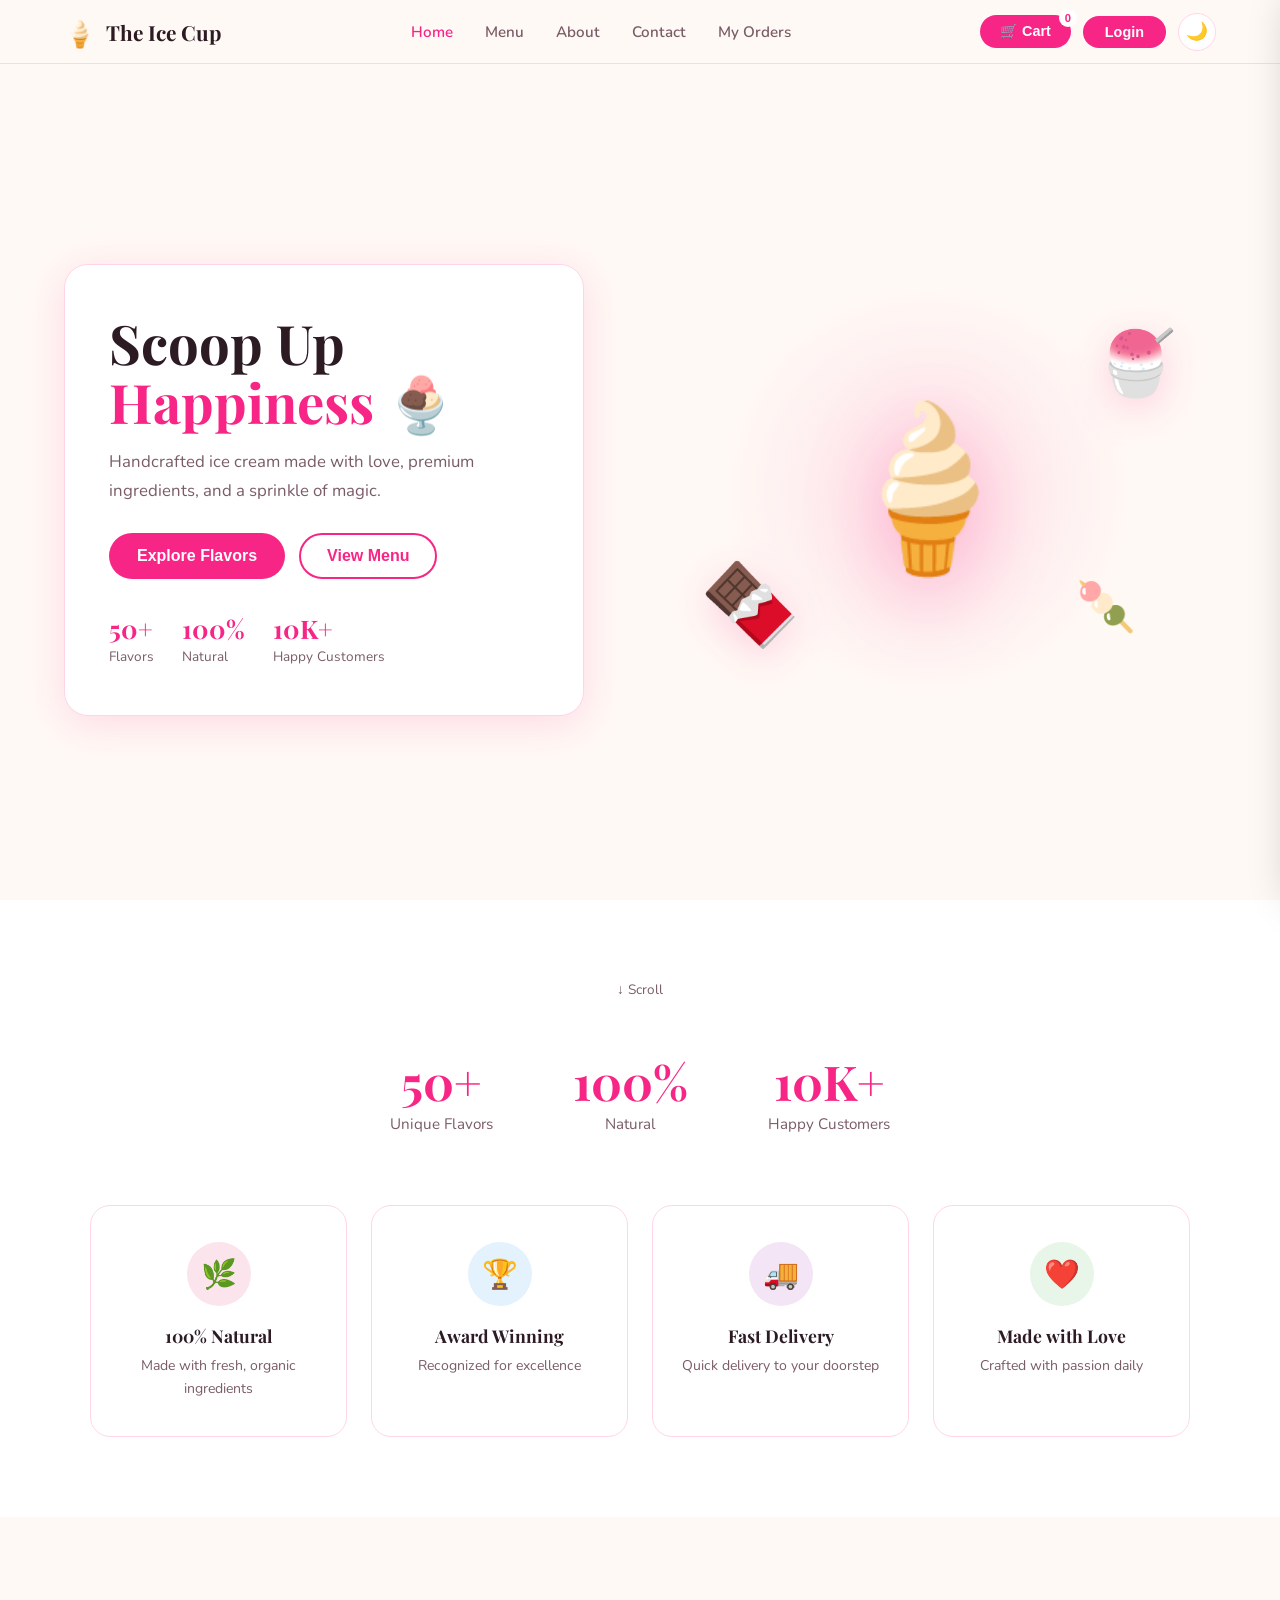
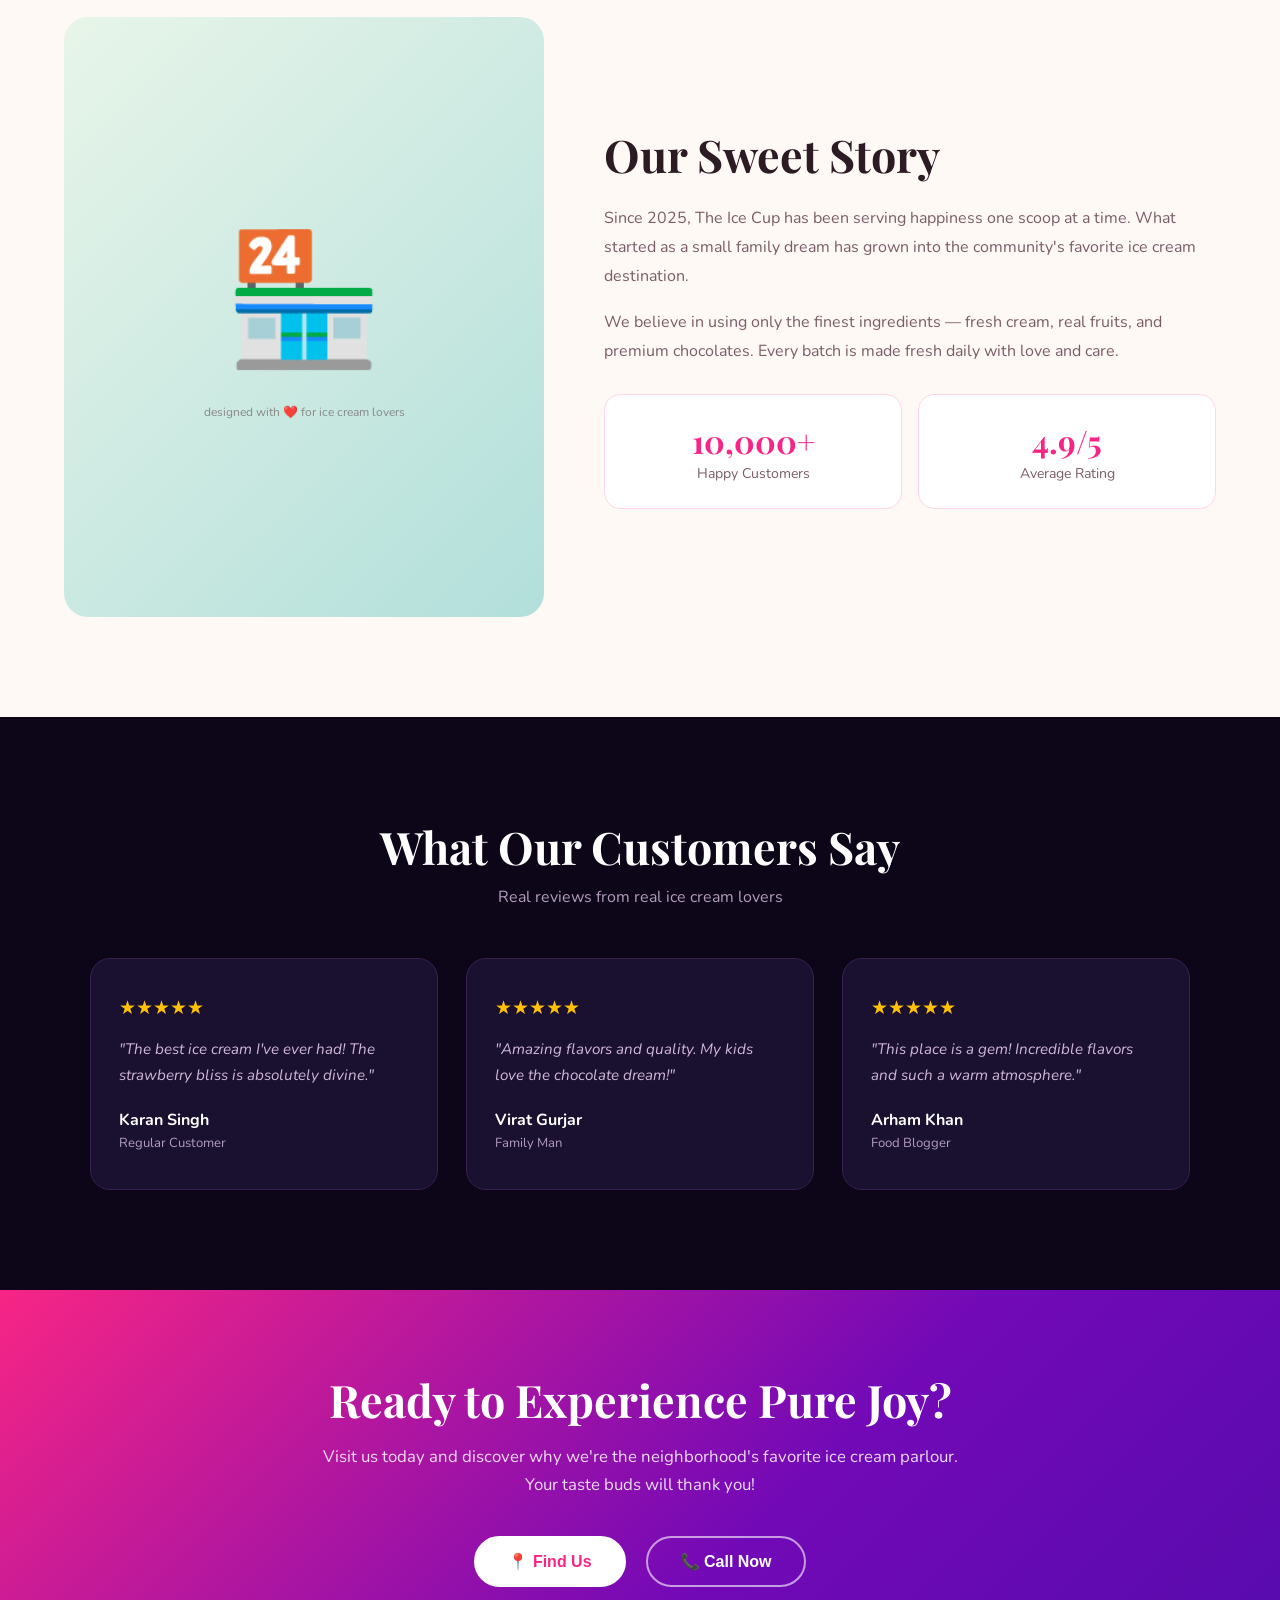
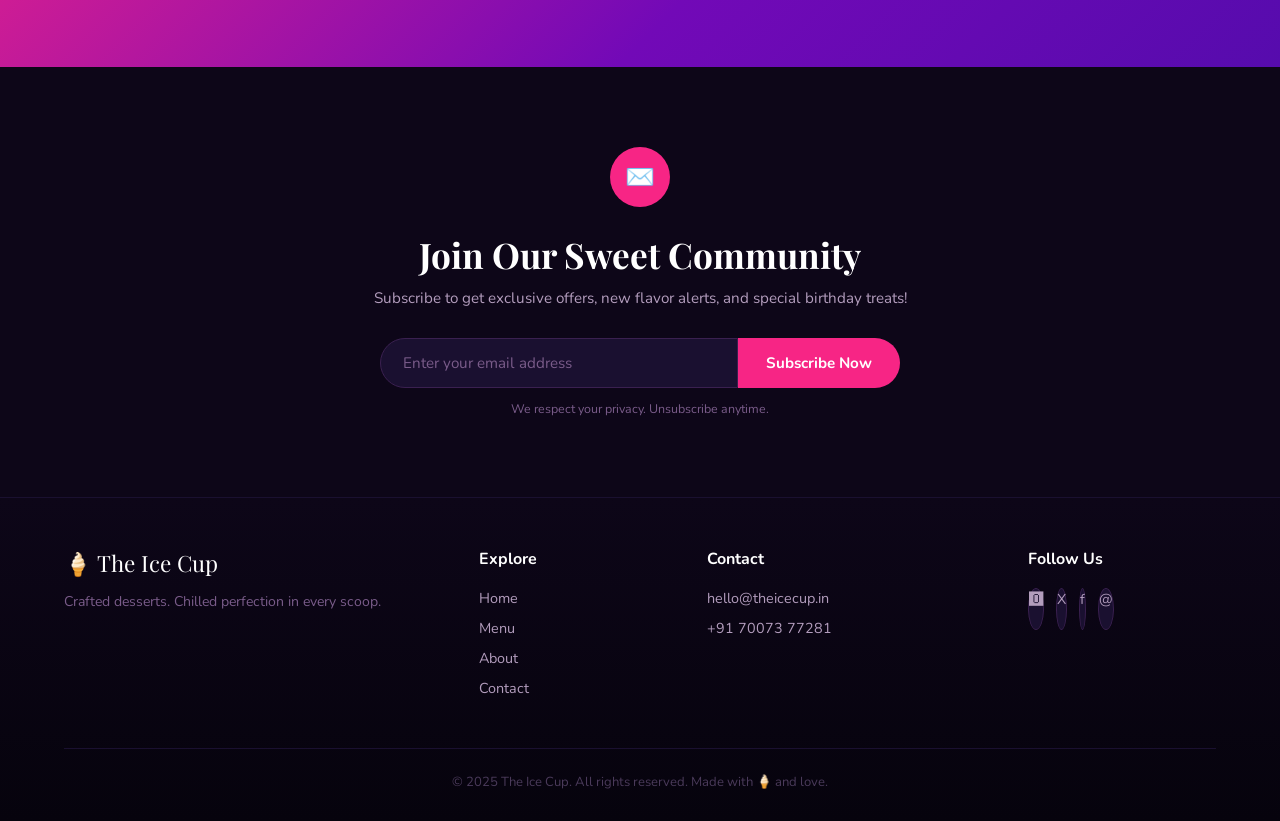
<file: frontend/index.html>
<!DOCTYPE html>
<html lang="en" data-theme="light">
<head>
  <meta charset="UTF-8" />
  <meta name="viewport" content="width=device-width, initial-scale=1.0"/>
  <title>The Ice Cup</title>
  <link rel="stylesheet" href="style.css">
  <link href="https://fonts.googleapis.com/css2?family=Playfair+Display:wght@700;900&family=Nunito:wght@400;600;700&display=swap" rel="stylesheet"/>
</head>
<body>

  <!-- NAVBAR -->
  <nav>
    <a class="nav-logo" href="#home"><span>🍦</span> The Ice Cup</a>
    <ul class="nav-links">
      <li><a href="#home" class="active">Home</a></li>
      <li><a href="#stats">Menu</a></li>
      <li><a href="#about">About</a></li>
      <li><a href="contact.html">Contact</a></li>
      <li><a href="Orders.html">My Orders</a></li>
    </ul>
    <div class="nav-actions">
      <button class="btn-cart" onclick="toggleCart()">
        🛒 Cart
        <span class="cart-badge" id="cart-count">0</span>
      </button>
      <button class="btn-login" onclick="window.location.href='login.html'">Login</button>
      <button class="theme-toggle" onclick="toggleTheme()" id="theme-btn">🌙</button>
    </div>
  </nav>

  <!-- HERO -->
  <section id="home">
    <div class="hero-content">
      <div class="hero-card">
        <h1>Scoop Up<br><span>Happiness</span> 🍨</h1>
        <p>Handcrafted ice cream made with love, premium ingredients, and a sprinkle of magic.</p>
        <div class="hero-btns">
          <button class="btn-primary" onclick="scrollTo('#stats')">Explore Flavors</button>
          <button class="btn-outline" onclick="window.location.href='menu.html'">View Menu</button>
        </div>
        <div class="hero-stats">
          <div class="hero-stat"><strong>50+</strong><span>Flavors</span></div>
          <div class="hero-stat"><strong>100%</strong><span>Natural</span></div>
          <div class="hero-stat"><strong>10K+</strong><span>Happy Customers</span></div>
        </div>
      </div>
    </div>
    <div class="hero-visual">
      <div class="hero-blob"></div>
      <div class="ice-cream-side1">🍫</div>
      <div class="ice-cream-main">🍦</div>
      <div class="ice-cream-side2">🍧</div>
      <div class="ice-cream-side3">🍡</div>
    </div>
  </section>

  <!-- STATS + FEATURES -->
  <section id="stats">
    <div class="scroll-indicator">↓ Scroll</div>
    <div class="stats-row">
      <div class="stat-item"><strong>50+</strong><span>Unique Flavors</span></div>
      <div class="stat-item"><strong>100%</strong><span>Natural</span></div>
      <div class="stat-item"><strong>10K+</strong><span>Happy Customers</span></div>
    </div>
    <div class="features-grid">
      <div class="feature-card">
        <div class="feature-icon" style="background:#fce4ec;">🌿</div>
        <h3>100% Natural</h3>
        <p>Made with fresh, organic ingredients</p>
      </div>
      <div class="feature-card">
        <div class="feature-icon" style="background:#e3f2fd;">🏆</div>
        <h3>Award Winning</h3>
        <p>Recognized for excellence</p>
      </div>
      <div class="feature-card">
        <div class="feature-icon" style="background:#f3e5f5;">🚚</div>
        <h3>Fast Delivery</h3>
        <p>Quick delivery to your doorstep</p>
      </div>
      <div class="feature-card">
        <div class="feature-icon" style="background:#e8f5e9;">❤️</div>
        <h3>Made with Love</h3>
        <p>Crafted with passion daily</p>
      </div>
    </div>
  </section>

  <!-- ABOUT / DARK -->
  <section id="about">
    <div class="about-image-wrap">
      <div class="about-image-card">
        <div class="big-emoji">🏪</div>
        <p>designed with ❤️ for ice cream lovers</p>
      </div>
    </div>
    <div class="about-content">
      <h2>Our Sweet Story</h2>
      <p>Since 2025, The Ice Cup has been serving happiness one scoop at a time. What started as a small family dream has grown into the community's favorite ice cream destination.</p>
      <p>We believe in using only the finest ingredients — fresh cream, real fruits, and premium chocolates. Every batch is made fresh daily with love and care.</p>
      <div class="about-stats-grid">
        <div class="about-stat-card"><strong>10,000+</strong><span>Happy Customers</span></div>
        <div class="about-stat-card"><strong>4.9/5</strong><span>Average Rating</span></div>
      </div>
    </div>
  </section>

  <!-- TESTIMONIALS -->
  <section id="testimonials">
    <h2>What Our Customers Say</h2>
    <p class="subtitle">Real reviews from real ice cream lovers</p>
    <div class="testimonials-grid">
      <div class="testimonial-card">
        <div class="stars">★★★★★</div>
        <blockquote>"The best ice cream I've ever had! The strawberry bliss is absolutely divine."</blockquote>
        <div class="reviewer"><strong>Karan Singh</strong><span>Regular Customer</span></div>
      </div>
      <div class="testimonial-card">
        <div class="stars">★★★★★</div>
        <blockquote>"Amazing flavors and quality. My kids love the chocolate dream!"</blockquote>
        <div class="reviewer"><strong>Virat Gurjar</strong><span>Family Man</span></div>
      </div>
      <div class="testimonial-card">
        <div class="stars">★★★★★</div>
        <blockquote>"This place is a gem! Incredible flavors and such a warm atmosphere."</blockquote>
        <div class="reviewer"><strong>Arham Khan</strong><span>Food Blogger</span></div>
      </div>
    </div>
  </section>

  <!-- CTA -->
  <section id="cta">
    <h2>Ready to Experience Pure Joy?</h2>
    <p>Visit us today and discover why we're the neighborhood's favorite ice cream parlour.<br>Your taste buds will thank you!</p>
    <div class="cta-btns">
  <div class="cta-btn-wrap">
    <button class="cta-btn" onclick="togglePopup('map-popup')">📍 Find Us</button>
    <div class="cta-popup" id="map-popup">
      <div class="popup-inner">
        <h4>📍 Find Us</h4>
        <div class="popup-map">
          <iframe src="https://www.google.com/maps/embed?pb=!1m18!1m12!1m3!1d3559.9!2d80.9462!3d26.8467!2m3!1f0!2f0!3f0!3m2!1i1024!2i768!4f13.1!3m3!1m2!1s0x399bfd991f32b16b%3A0x93ccba8909978be7!2sHazratganj%2C%20Lucknow%2C%20Uttar%20Pradesh!5e0!3m2!1sen!2sin!4v1234567890" width="100%" height="100%" style="border:0;border-radius:10px;" allowfullscreen="" loading="lazy"></iframe>
        </div>
        <p class="popup-addr">📍 123 Sweet Street, Hazratganj, Lucknow</p>
        <a href="https://maps.google.com/?q=Hazratganj,Lucknow" target="_blank" class="popup-link">Open in Google Maps →</a>
      </div>
    </div>
  </div>
  <div class="cta-btn-wrap">
    <button class="cta-btn-outline" onclick="togglePopup('call-popup')">📞 Call Now</button>
    <div class="cta-popup" id="call-popup">
      <div class="popup-inner">
        <h4>📞 Contact Us</h4>
        <div class="popup-contact-row"><span class="popup-icon">📱</span><div><p class="popup-label">Phone</p><p class="popup-value">+91 70073 77281</p></div></div>
        <div class="popup-contact-row"><span class="popup-icon">✉️</span><div><p class="popup-label">Email</p><p class="popup-value">hello@theicecup.in</p></div></div>
        <div class="popup-contact-row"><span class="popup-icon">🕐</span><div><p class="popup-label">Hours</p><p class="popup-value">Mon–Sun: 10AM – 10PM</p></div></div>
        <a href="tel:+917007377281" class="popup-link">Tap to Call →</a>
      </div>
    </div>
  </div>
</div>
  </section>

  <!-- NEWSLETTER -->
  <section id="newsletter">
    <div class="newsletter-icon">✉️</div>
    <h2>Join Our Sweet Community</h2>
    <p>Subscribe to get exclusive offers, new flavor alerts, and special birthday treats!</p>
    <div class="newsletter-form">
      <input type="email" id="email-input" placeholder="Enter your email address" />
      <button onclick="handleSubscribe()">Subscribe Now</button>
    </div>
    <p class="privacy">We respect your privacy. Unsubscribe anytime.</p>
  </section>

  <!-- FOOTER -->
  <footer>
    <div class="footer-grid">
      <div class="footer-brand">
        <div class="logo-text">🍦 The Ice Cup</div>
        <p>Crafted desserts. Chilled perfection in every scoop.</p>
      </div>
      <div class="footer-col">
        <h4>Explore</h4>
        <a href="#home">Home</a>
        <a href="#stats">Menu</a>
        <a href="#about">About</a>
        <a href="#newsletter">Contact</a>
      </div>
      <div class="footer-col">
        <h4>Contact</h4>
        <p>hello@theicecup.in</p>
        <p>+91 70073 77281</p>
      </div>
      <div class="footer-col">
        <h4>Follow Us</h4>
        <div class="social-links">
          <a class="social-btn" href="#" title="Instagram">🅾</a>
          <a class="social-btn" href="#" title="Twitter">X</a>
          <a class="social-btn" href="#" title="Facebook">f</a>
          <a class="social-btn" href="#" title="Email">@</a>
        </div>
      </div>
    </div>
    <div class="footer-bottom">© 2025 The Ice Cup. All rights reserved. Made with 🍦 and love.</div>
  </footer>

  <!-- LOGIN MODAL -->
  <div class="modal-overlay" id="login-modal">
    <div class="modal">
      <button class="modal-close" onclick="closeLogin()">✕</button>
      <h3>Welcome Back 🍦</h3>
      <input type="email" placeholder="Email address" />
      <input type="password" placeholder="Password" />
      <button class="btn-primary" onclick="handleLogin()">Login</button>
    </div>
  </div>

  <!-- CART SIDEBAR -->
  <div class="cart-sidebar" id="cart-sidebar">
    <div class="cart-header">
      <h3>🛒 Your Cart</h3>
      <button class="cart-close" onclick="toggleCart()">✕</button>
    </div>
    <div class="cart-items" id="cart-items">
      <div class="cart-empty">
        <span>🍦</span>
        Your cart is empty.<br>Add some sweet treats!
      </div>
    </div>
    <div class="cart-footer" id="cart-footer" style="display:none">
      <div class="cart-total"><span>Total</span><span id="cart-total">₹0</span></div>
      <button class="btn-checkout" onclick="placeOrder()">🎉 Place Order</button>
    </div>
  </div>

  <!-- NOTIFICATION -->
  <div class="notification" id="notification"></div>
<script src="script.js"></script>
</body>
</html>
</file>
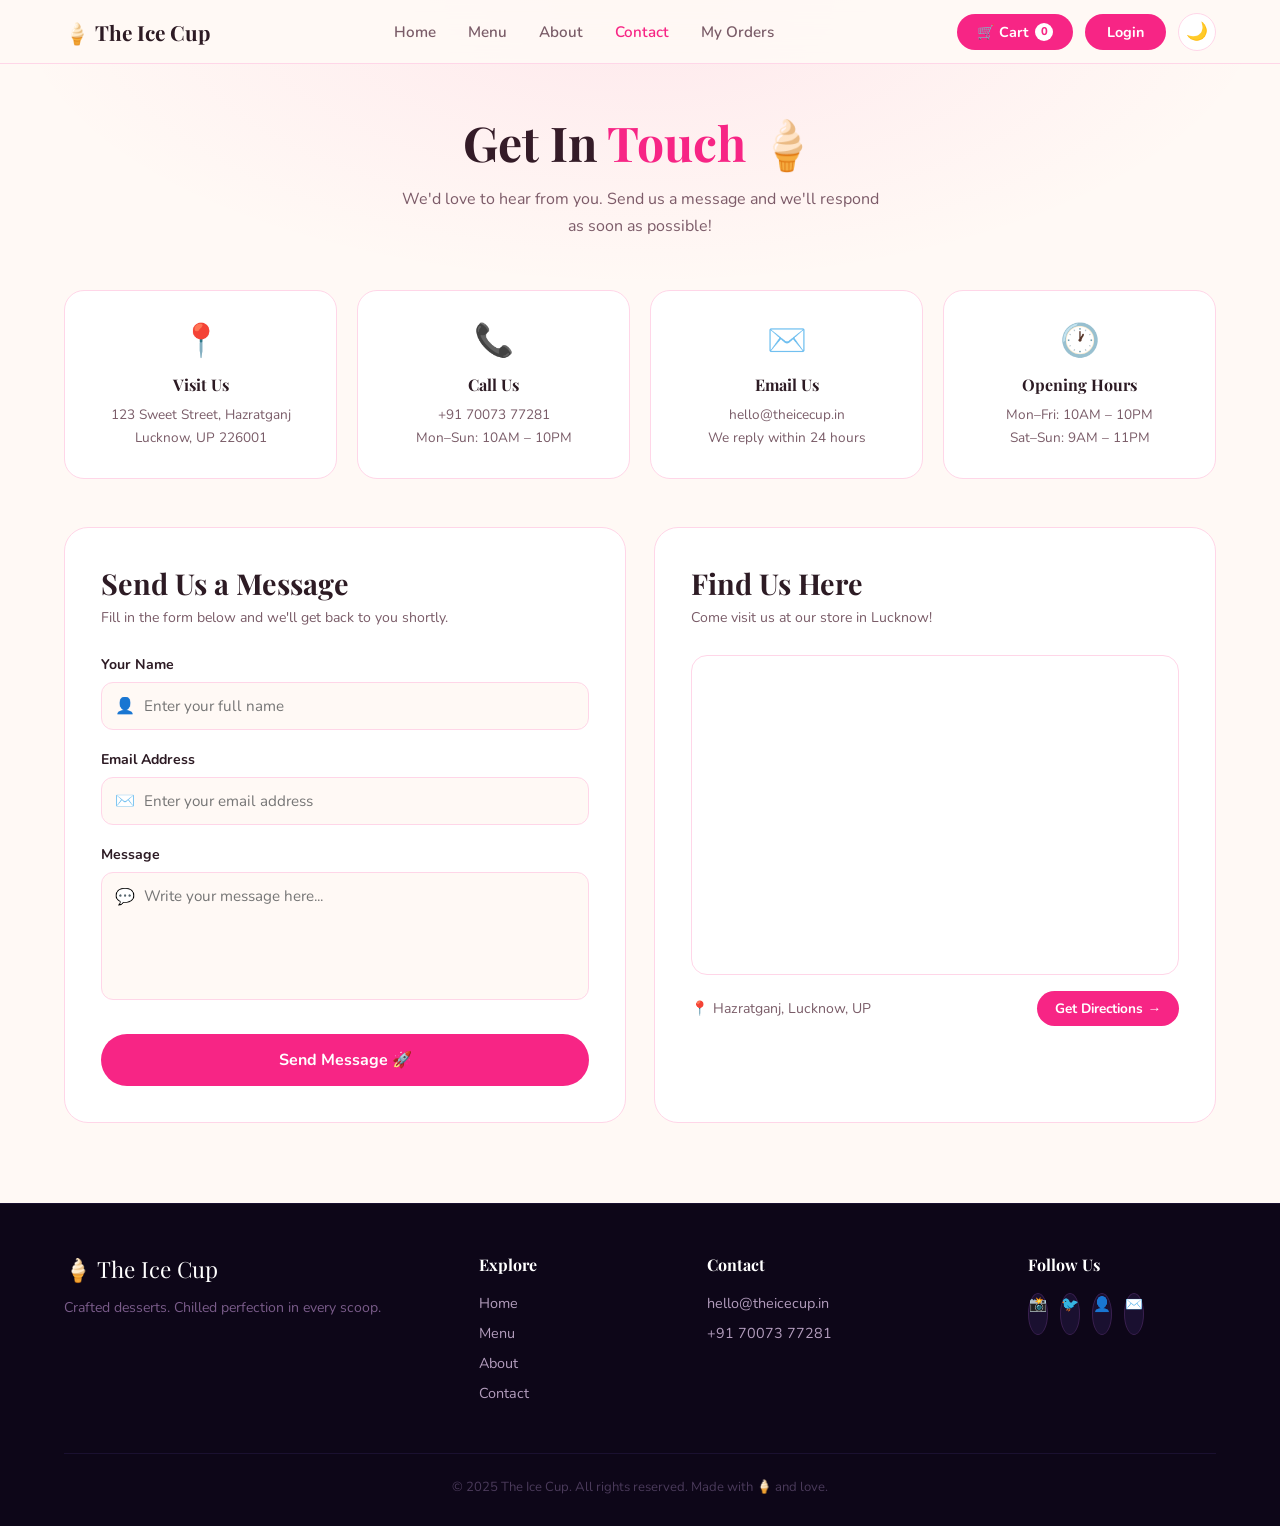
<file: frontend/contact.html>
<!DOCTYPE html>
<html lang="en" data-theme="light">
<head>
  <meta charset="UTF-8"/>
  <meta name="viewport" content="width=device-width, initial-scale=1.0"/>
  <title>Contact – The Ice Cup</title>
  <link href="https://fonts.googleapis.com/css2?family=Playfair+Display:wght@700;900&family=Nunito:wght@400;600;700&display=swap" rel="stylesheet"/>
  <link rel="stylesheet" href="contact.css"/>
</head>
<body>

  <!-- NAVBAR -->
  <nav>
    <a class="nav-logo" href="index.html">🍦 The Ice Cup</a>
    <ul class="nav-links">
      <li><a href="index.html">Home</a></li>
      <li><a href="menu.html">Menu</a></li>
      <li><a href="index.html#about">About</a></li>
      <li><a href="contact.html" class="active">Contact</a></li>
      <li><a href="Orders.html">My Orders</a></li>
    </ul>
    <div class="nav-actions">
      <button class="btn-cart" onclick="window.location.href='menu.html'">🛒 Cart <span class="cart-badge" id="cart-count">0</span></button>
      <button class="btn-login" onclick="openLogin()">Login</button>
      <button class="theme-toggle" onclick="toggleTheme()" id="theme-btn">🌙</button>
    </div>
  </nav>

  <!-- HERO -->
  <div class="contact-hero">
    <h1>Get In <span>Touch</span> 🍦</h1>
    <p>We'd love to hear from you. Send us a message and we'll respond as soon as possible!</p>
  </div>

  <!-- MAIN CONTENT -->
  <section class="contact-section">

    <!-- INFO CARDS -->
    <div class="info-cards">
      <div class="info-card">
        <div class="info-icon">📍</div>
        <h3>Visit Us</h3>
        <p>123 Sweet Street, Hazratganj<br/>Lucknow, UP 226001</p>
      </div>
      <div class="info-card">
        <div class="info-icon">📞</div>
        <h3>Call Us</h3>
        <p>+91 70073 77281<br/>Mon–Sun: 10AM – 10PM</p>
      </div>
      <div class="info-card">
        <div class="info-icon">✉️</div>
        <h3>Email Us</h3>
        <p>hello@theicecup.in<br/>We reply within 24 hours</p>
      </div>
      <div class="info-card">
        <div class="info-icon">🕐</div>
        <h3>Opening Hours</h3>
        <p>Mon–Fri: 10AM – 10PM<br/>Sat–Sun: 9AM – 11PM</p>
      </div>
    </div>

    <!-- FORM + MAP -->
    <div class="contact-grid">

      <!-- FORM -->
      <div class="form-card">
        <h2>Send Us a Message</h2>
        <p class="form-subtitle">Fill in the form below and we'll get back to you shortly.</p>

        <div class="form-group">
          <label>Your Name</label>
          <div class="input-wrap">
            <span class="input-icon">👤</span>
            <input type="text" id="name" placeholder="Enter your full name"/>
          </div>
          <span class="error-msg" id="name-error">Please enter your name</span>
        </div>

        <div class="form-group">
          <label>Email Address</label>
          <div class="input-wrap">
            <span class="input-icon">✉️</span>
            <input type="email" id="email" placeholder="Enter your email address"/>
          </div>
          <span class="error-msg" id="email-error">Please enter a valid email</span>
        </div>

        <div class="form-group">
          <label>Message</label>
          <div class="input-wrap textarea-wrap">
            <span class="input-icon" style="top:14px">💬</span>
            <textarea id="message" placeholder="Write your message here..." rows="5"></textarea>
          </div>
          <span class="error-msg" id="message-error">Please enter a message</span>
        </div>

        <button class="btn-submit" id="submit-btn" onclick="handleSubmit()">
          <span id="btn-text">Send Message 🚀</span>
        </button>

        <!-- Success message -->
        <div class="success-msg" id="success-msg">
          <span>🎉</span>
          <div>
            <strong>Message Sent!</strong>
            <p>We'll get back to you within 24 hours.</p>
          </div>
        </div>
      </div>

      <!-- MAP -->
      <div class="map-card">
        <h2>Find Us Here</h2>
        <p class="form-subtitle">Come visit us at our store in Lucknow!</p>
        <div class="map-wrap">
          <iframe
            src="https://www.google.com/maps/embed?pb=!1m18!1m12!1m3!1d3559.9!2d80.9462!3d26.8467!2m3!1f0!2f0!3f0!3m2!1i1024!2i768!4f13.1!3m3!1m2!1s0x399bfd991f32b16b%3A0x93ccba8909978be7!2sHazratganj%2C%20Lucknow%2C%20Uttar%20Pradesh!5e0!3m2!1sen!2sin!4v1234567890"
            width="100%" height="100%"
            style="border:0; border-radius: 16px;"
            allowfullscreen="" loading="lazy"
            referrerpolicy="no-referrer-when-downgrade">
          </iframe>
        </div>
        <div class="map-footer">
          <span>📍 Hazratganj, Lucknow, UP</span>
          <a href="https://maps.google.com/?q=Hazratganj,Lucknow" target="_blank" class="directions-btn">Get Directions →</a>
        </div>
      </div>

    </div>
  </section>

  <!-- FOOTER -->
  <footer>
    <div class="footer-grid">
      <div class="footer-brand">
        <div class="logo-text">🍦 The Ice Cup</div>
        <p>Crafted desserts. Chilled perfection in every scoop.</p>
      </div>
      <div class="footer-col">
        <h4>Explore</h4>
        <a href="index.html">Home</a>
        <a href="menu.html">Menu</a>
        <a href="index.html#about">About</a>
        <a href="contact.html">Contact</a>
      </div>
      <div class="footer-col">
        <h4>Contact</h4>
        <p>hello@theicecup.in</p>
        <p>+91 70073 77281</p>
      </div>
      <div class="footer-col">
        <h4>Follow Us</h4>
        <div class="social-links">
          <a class="social-btn" href="#">📸</a>
          <a class="social-btn" href="#">🐦</a>
          <a class="social-btn" href="#">👤</a>
          <a class="social-btn" href="#">✉️</a>
        </div>
      </div>
    </div>
    <div class="footer-bottom">© 2025 The Ice Cup. All rights reserved. Made with 🍦 and love.</div>
  </footer>

  <!-- LOGIN MODAL -->
  <div class="modal-overlay" id="login-modal">
    <div class="modal">
      <button class="modal-close" onclick="closeLogin()">✕</button>
      <h3>Welcome Back 🍦</h3>
      <input type="email" placeholder="Email address"/>
      <input type="password" placeholder="Password"/>
      <button class="modal-btn" onclick="handleLogin()">Login</button>
    </div>
  </div>

  <!-- NOTIFICATION -->
  <div class="notification" id="notification"></div>

  <script src="contact.js"></script>
</body>
</html>
</file>
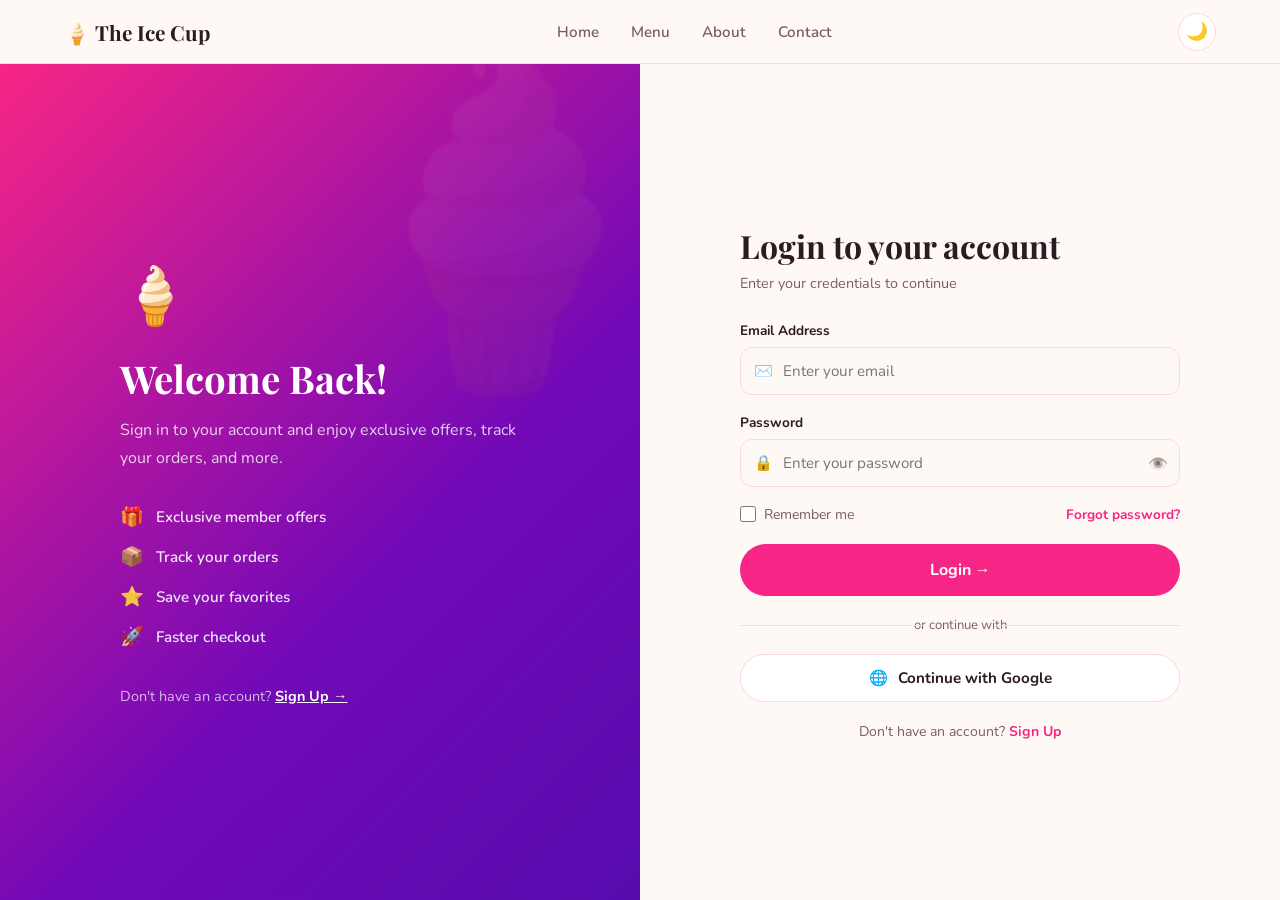
<file: frontend/login.html>
<!DOCTYPE html>
<html lang="en" data-theme="light">
<head>
  <meta charset="UTF-8"/>
  <meta name="viewport" content="width=device-width, initial-scale=1.0"/>
  <title>Login – The Ice Cup</title>
  <link href="https://fonts.googleapis.com/css2?family=Playfair+Display:wght@700;900&family=Nunito:wght@400;600;700&display=swap" rel="stylesheet"/>
  <link rel="stylesheet" href="login.css"/>
</head>
<body>

  <!-- NAVBAR -->
  <nav>
    <a class="nav-logo" href="index.html">🍦 The Ice Cup</a>
    <ul class="nav-links">
      <li><a href="index.html">Home</a></li>
      <li><a href="menu.html">Menu</a></li>
      <li><a href="index.html#about">About</a></li>
      <li><a href="contact.html">Contact</a></li>
    </ul>
    <div class="nav-actions">
      <button class="theme-toggle" onclick="toggleTheme()" id="theme-btn">🌙</button>
    </div>
  </nav>

  <!-- MAIN -->
  <main class="auth-main">

    <!-- LEFT PANEL -->
    <div class="auth-left">
      <div class="auth-left-content">
        <div class="brand-logo">🍦</div>
        <h1>Welcome Back!</h1>
        <p>Sign in to your account and enjoy exclusive offers, track your orders, and more.</p>
        <div class="feature-list">
          <div class="feature-item"><span>🎁</span> Exclusive member offers</div>
          <div class="feature-item"><span>📦</span> Track your orders</div>
          <div class="feature-item"><span>⭐</span> Save your favorites</div>
          <div class="feature-item"><span>🚀</span> Faster checkout</div>
        </div>
        <div class="auth-switch-text">
          Don't have an account?
          <a href="signup.html">Sign Up →</a>
        </div>
      </div>
    </div>

    <!-- RIGHT PANEL -->
    <div class="auth-right">
      <div class="auth-card">
        <h2>Login to your account</h2>
        <p class="auth-subtitle">Enter your credentials to continue</p>

        <div class="form-group">
          <label>Email Address</label>
          <div class="input-wrap">
            <span class="input-icon">✉️</span>
            <input type="email" id="email" placeholder="Enter your email"/>
          </div>
          <span class="error-msg" id="email-error">Please enter a valid email</span>
        </div>

        <div class="form-group">
          <label>Password</label>
          <div class="input-wrap">
            <span class="input-icon">🔒</span>
            <input type="password" id="password" placeholder="Enter your password" id="password"/>
            <button class="toggle-pass" onclick="togglePassword('password', this)">👁️</button>
          </div>
          <span class="error-msg" id="password-error">Password must be at least 6 characters</span>
        </div>

        <div class="form-row">
          <label class="checkbox-wrap">
            <input type="checkbox" id="remember"/>
            <span>Remember me</span>
          </label>
          <a href="#" class="forgot-link">Forgot password?</a>
        </div>

        <button class="btn-submit" onclick="handleLogin()">
          <span id="login-btn-text">Login →</span>
        </button>

        <div class="divider"><span>or continue with</span></div>

        <button class="btn-google" onclick="handleGoogle()">
          <span>🌐</span> Continue with Google
        </button>

        <p class="switch-link">Don't have an account? <a href="signup.html">Sign Up</a></p>
      </div>
    </div>

  </main>

  <div class="notification" id="notification"></div>
  <script src="login.js"></script>
</body>
</html>
</file>
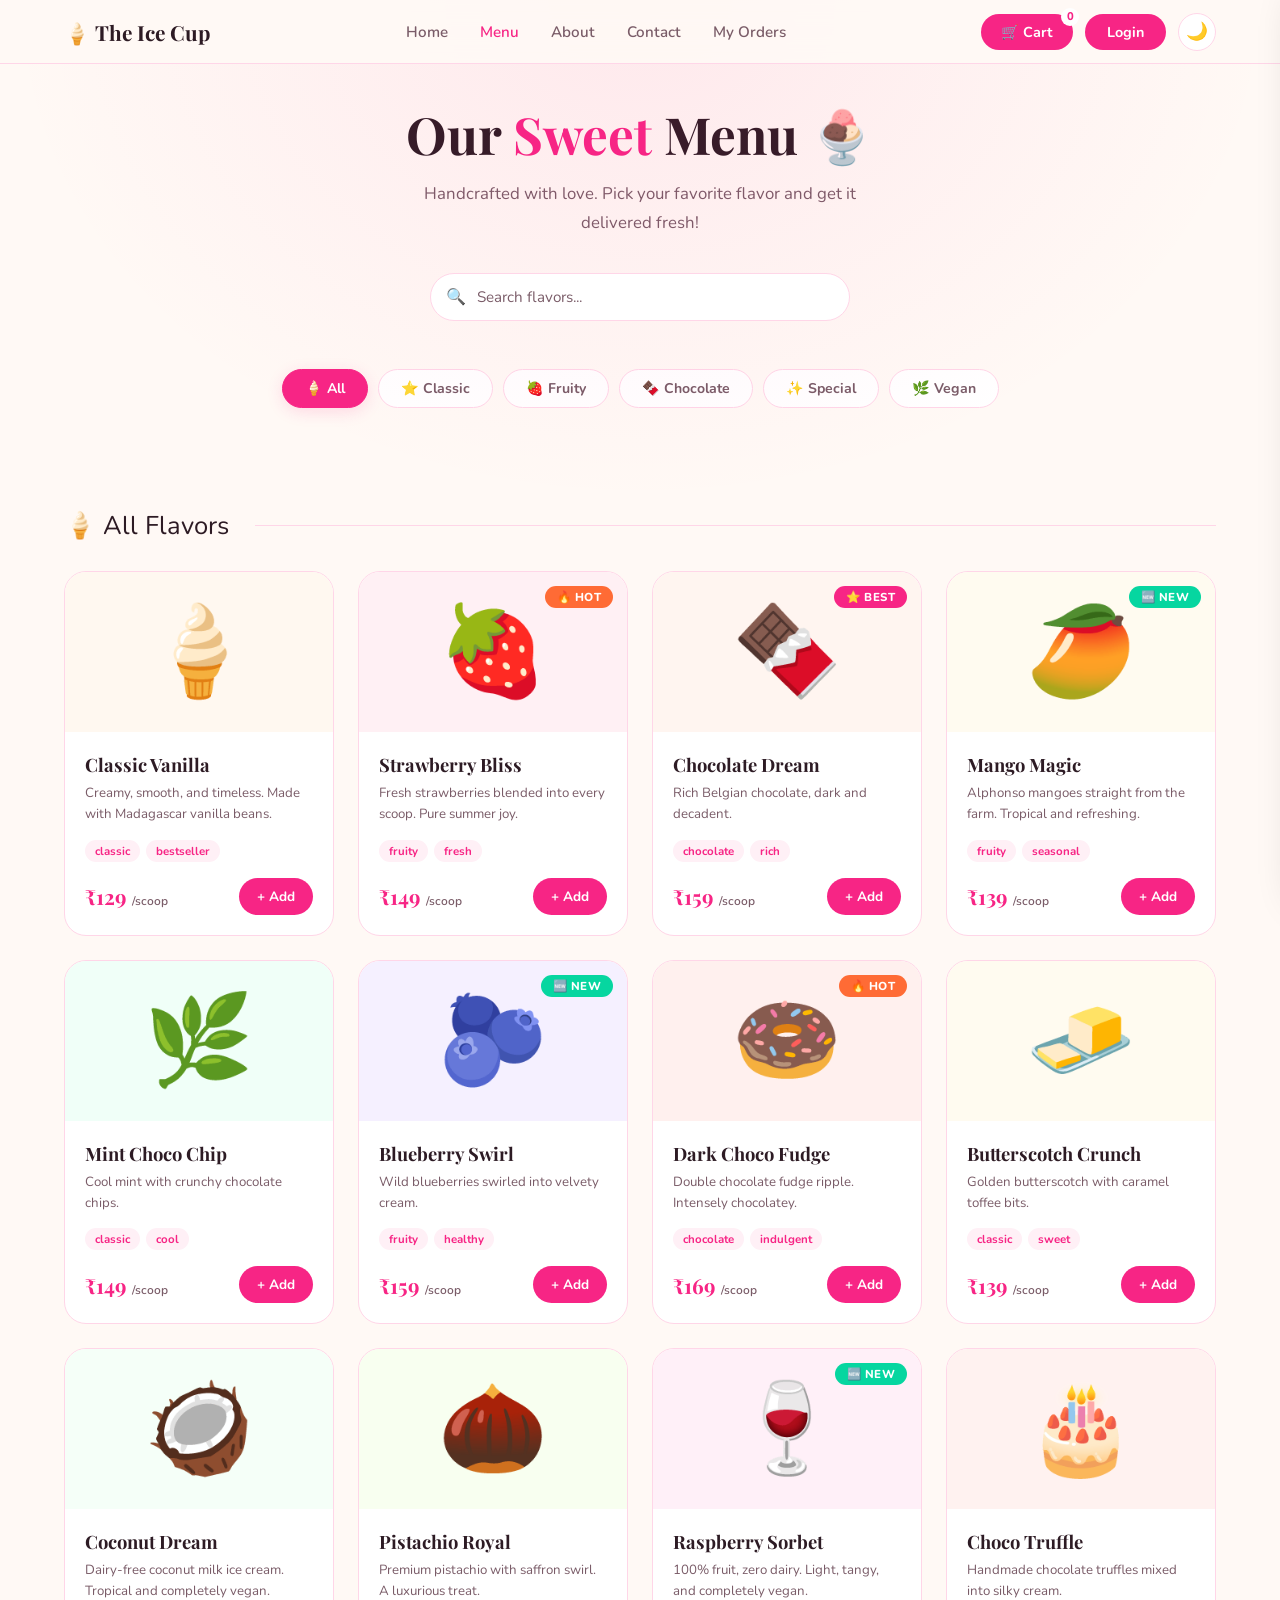
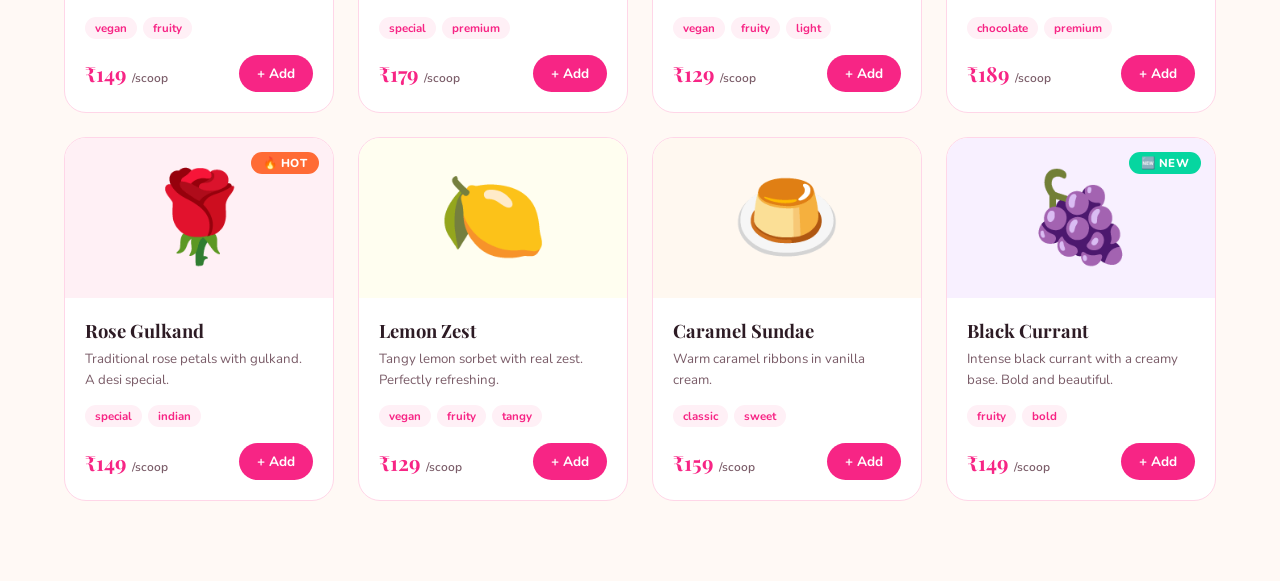
<file: frontend/menu.html>
<!DOCTYPE html>
<html lang="en" data-theme="light">
<head>
  <meta charset="UTF-8"/>
  <meta name="viewport" content="width=device-width, initial-scale=1.0"/>
  <title>Menu – The Ice Cup</title>
  <link rel="stylesheet" href="menu.css">
  <link href="https://fonts.googleapis.com/css2?family=Playfair+Display:wght@700;900&family=Nunito:wght@400;600;700&display=swap" rel="stylesheet"/>
</head>
<body>

  <!-- NAVBAR -->
  <nav>
    <a class="nav-logo" href="index.html">🍦 The Ice Cup</a>
    <ul class="nav-links">
      <li><a href="index.html">Home</a></li>
      <li><a href="menu.html" class="active">Menu</a></li>
      <li><a href="index.html#about">About</a></li>
      <li><a href="contact.html">Contact</a></li>
      <li><a href="Orders.html">My Orders</a></li>
    </ul>
    <div class="nav-actions">
      <button class="btn-cart" onclick="toggleCart()">
        🛒 Cart
        <span class="cart-badge" id="cart-count">0</span>
      </button>
      <button class="btn-login" onclick="openLogin()">Login</button>
      <button class="theme-toggle" onclick="toggleTheme()" id="theme-btn">🌙</button>
    </div>
  </nav>

  <!-- HERO -->
  <div class="menu-hero">
    <h1>Our <span>Sweet</span> Menu 🍨</h1>
    <p>Handcrafted with love. Pick your favorite flavor and get it delivered fresh!</p>

    <!-- SEARCH -->
    <div class="search-wrap">
      <span class="search-icon">🔍</span>
      <input type="text" id="search-input" placeholder="Search flavors..." oninput="filterMenu()" autocomplete="off"/>
    </div>

    <!-- FILTER TABS -->
    <div class="filter-tabs">
      <button class="filter-tab active" onclick="setFilter('all', this)">🍦 All</button>
      <button class="filter-tab" onclick="setFilter('classic', this)">⭐ Classic</button>
      <button class="filter-tab" onclick="setFilter('fruity', this)">🍓 Fruity</button>
      <button class="filter-tab" onclick="setFilter('chocolate', this)">🍫 Chocolate</button>
      <button class="filter-tab" onclick="setFilter('special', this)">✨ Special</button>
      <button class="filter-tab" onclick="setFilter('vegan', this)">🌿 Vegan</button>
    </div>
  </div>

  <!-- MENU GRID -->
  <section class="menu-section">
    <div class="section-title">🍦 All Flavors</div>
    <div class="menu-grid" id="menu-grid">
      <!-- Cards injected by JS -->
      <div class="no-results" id="no-results">
        <span>😢</span>
        No flavors found. Try a different search!
      </div>
    </div>
  </section>

  <!-- CART OVERLAY + SIDEBAR -->
  <div class="cart-overlay" id="cart-overlay" onclick="toggleCart()"></div>
  <div class="cart-sidebar" id="cart-sidebar">
    <div class="cart-header">
      <h3>🛒 Your Cart</h3>
      <button class="cart-close" onclick="toggleCart()">✕</button>
    </div>
    <div class="cart-items" id="cart-items-list"></div>
    <div class="cart-footer" id="cart-footer-section" style="display:none">
      <p class="cart-count-info" id="cart-count-info"></p>
      <div class="cart-total"><span>Total</span><span id="cart-total-price">₹0</span></div>
      <button class="btn-checkout" onclick="checkout()">🎉 Place Order</button>
    </div>
  </div>

  <!-- LOGIN MODAL -->
  <div class="modal-overlay" id="login-modal">
    <div class="modal">
      <button class="modal-close" onclick="closeLogin()">✕</button>
      <h3>Welcome Back 🍦</h3>
      <input type="email" placeholder="Email address"/>
      <input type="password" placeholder="Password"/>
      <button class="modal-btn btn-primary" onclick="handleLogin()">Login</button>
    </div>
  </div>

  <!-- NOTIFICATION -->
  <div class="notification" id="notification"></div>

  <script src="menu.js"></script>
</body>
</html>
</file>
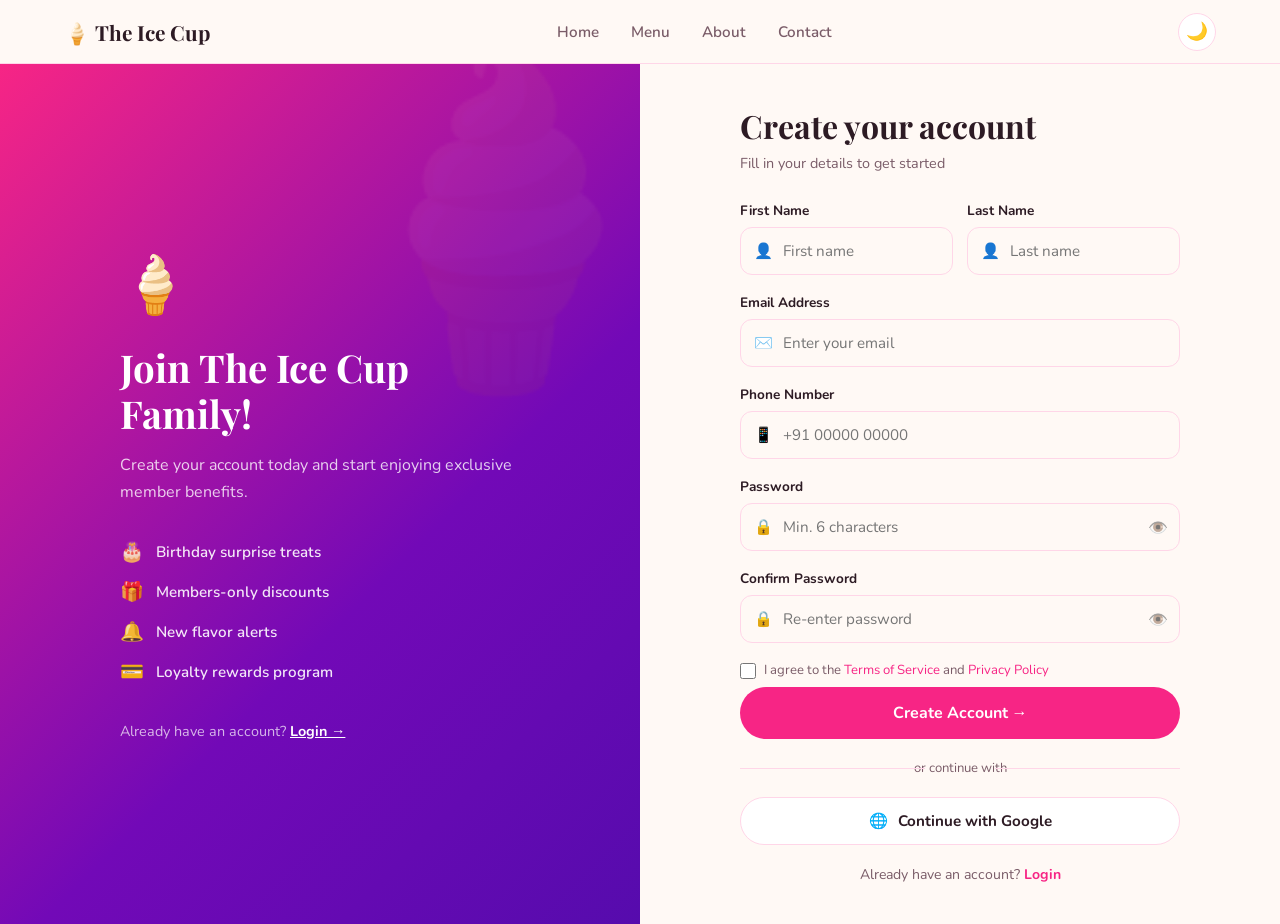
<file: frontend/signup.html>
<!DOCTYPE html>
<html lang="en" data-theme="light">
<head>
  <meta charset="UTF-8"/>
  <meta name="viewport" content="width=device-width, initial-scale=1.0"/>
  <title>Sign Up – The Ice Cup</title>
  <link href="https://fonts.googleapis.com/css2?family=Playfair+Display:wght@700;900&family=Nunito:wght@400;600;700&display=swap" rel="stylesheet"/>
  <link rel="stylesheet" href="login.css"/>
</head>
<body>

  <!-- NAVBAR -->
  <nav>
    <a class="nav-logo" href="index.html">🍦 The Ice Cup</a>
    <ul class="nav-links">
      <li><a href="index.html">Home</a></li>
      <li><a href="menu.html">Menu</a></li>
      <li><a href="index.html#about">About</a></li>
      <li><a href="contact.html">Contact</a></li>
    </ul>
    <div class="nav-actions">
      <button class="theme-toggle" onclick="toggleTheme()" id="theme-btn">🌙</button>
    </div>
  </nav>

  <!-- MAIN -->
  <main class="auth-main">

    <!-- LEFT PANEL -->
    <div class="auth-left">
      <div class="auth-left-content">
        <div class="brand-logo">🍦</div>
        <h1>Join The Ice Cup Family!</h1>
        <p>Create your account today and start enjoying exclusive member benefits.</p>
        <div class="feature-list">
          <div class="feature-item"><span>🎂</span> Birthday surprise treats</div>
          <div class="feature-item"><span>🎁</span> Members-only discounts</div>
          <div class="feature-item"><span>🔔</span> New flavor alerts</div>
          <div class="feature-item"><span>💳</span> Loyalty rewards program</div>
        </div>
        <div class="auth-switch-text">
          Already have an account?
          <a href="login.html">Login →</a>
        </div>
      </div>
    </div>

    <!-- RIGHT PANEL -->
    <div class="auth-right">
      <div class="auth-card">
        <h2>Create your account</h2>
        <p class="auth-subtitle">Fill in your details to get started</p>

        <div class="form-row-2">
          <div class="form-group">
            <label>First Name</label>
            <div class="input-wrap">
              <span class="input-icon">👤</span>
              <input type="text" id="fname" placeholder="First name"/>
            </div>
            <span class="error-msg" id="fname-error">Required</span>
          </div>
          <div class="form-group">
            <label>Last Name</label>
            <div class="input-wrap">
              <span class="input-icon">👤</span>
              <input type="text" id="lname" placeholder="Last name"/>
            </div>
            <span class="error-msg" id="lname-error">Required</span>
          </div>
        </div>

        <div class="form-group">
          <label>Email Address</label>
          <div class="input-wrap">
            <span class="input-icon">✉️</span>
            <input type="email" id="email" placeholder="Enter your email"/>
          </div>
          <span class="error-msg" id="email-error">Please enter a valid email</span>
        </div>

        <div class="form-group">
          <label>Phone Number</label>
          <div class="input-wrap">
            <span class="input-icon">📱</span>
            <input type="tel" id="phone" placeholder="+91 00000 00000"/>
          </div>
          <span class="error-msg" id="phone-error">Please enter a valid phone number</span>
        </div>

        <div class="form-group">
          <label>Password</label>
          <div class="input-wrap">
            <span class="input-icon">🔒</span>
            <input type="password" id="password" placeholder="Min. 6 characters"/>
            <button class="toggle-pass" onclick="togglePassword('password', this)">👁️</button>
          </div>
          <span class="error-msg" id="password-error">Password must be at least 6 characters</span>
          <div class="password-strength" id="strength-bar">
            <div class="strength-fill" id="strength-fill"></div>
          </div>
          <span class="strength-label" id="strength-label"></span>
        </div>

        <div class="form-group">
          <label>Confirm Password</label>
          <div class="input-wrap">
            <span class="input-icon">🔒</span>
            <input type="password" id="confirm-password" placeholder="Re-enter password"/>
            <button class="toggle-pass" onclick="togglePassword('confirm-password', this)">👁️</button>
          </div>
          <span class="error-msg" id="confirm-error">Passwords do not match</span>
        </div>

        <label class="checkbox-wrap terms-wrap">
          <input type="checkbox" id="terms"/>
          <span>I agree to the <a href="#">Terms of Service</a> and <a href="#">Privacy Policy</a></span>
        </label>
        <span class="error-msg" id="terms-error">Please accept the terms</span>

        <button class="btn-submit" onclick="handleSignup()">
          <span id="signup-btn-text">Create Account →</span>
        </button>

        <div class="divider"><span>or continue with</span></div>

        <button class="btn-google" onclick="handleGoogle()">
          <span>🌐</span> Continue with Google
        </button>

        <p class="switch-link">Already have an account? <a href="login.html">Login</a></p>
      </div>
    </div>

  </main>

  <div class="notification" id="notification"></div>
  <script src="login.js"></script>
</body>
</html>
</file>
<file: frontend/style.css>
/* ===== CSS VARIABLES ===== */
    :root {
      --pink: #f72585;
      --pink-light: #ff85b3;
      --pink-soft: #ffe0ee;
      --bg: #fff9f5;
      --bg2: #ffffff;
      --dark: #1a0a0f;
      --text: #2d1b24;
      --text-muted: #7a5c68;
      --card-bg: #ffffff;
      --card-border: #ffd6e8;
      --nav-bg: rgba(255,249,245,0.92);
      --footer-bg: #0d0618;
      --shadow: rgba(247,37,133,0.15);
    }
    [data-theme="dark"] {
      --bg: #0d0618;
      --bg2: #130920;
      --dark: #ffffff;
      --text: #f0e0f0;
      --text-muted: #b39dbd;
      --card-bg: #1a1030;
      --card-border: #3a2050;
      --nav-bg: rgba(13,6,24,0.95);
      --shadow: rgba(247,37,133,0.25);
    }

    /* ===== RESET & BASE ===== */
    *, *::before, *::after { box-sizing: border-box; margin: 0; padding: 0; }
    html { scroll-behavior: smooth; }
    body {
      font-family: 'Nunito', sans-serif;
      background: var(--bg);
      color: var(--text);
      transition: background 0.4s, color 0.4s;
      overflow-x: hidden;
    }
    h1,h2,h3 { font-family: 'Playfair Display', serif; }

    /* ===== NAVBAR ===== */
    nav {
      position: fixed; top: 0; left: 0; width: 100%; z-index: 1000;
      background: var(--nav-bg);
      backdrop-filter: blur(12px);
      border-bottom: 1px solid var(--card-border);
      display: flex; align-items: center; justify-content: space-between;
      padding: 0 5%;
      height: 64px;
      transition: background 0.4s;
    }
    .nav-logo {
      display: flex; align-items: center; gap: 10px;
      font-family: 'Playfair Display', serif;
      font-size: 1.3rem; font-weight: 700;
      color: var(--text); text-decoration: none;
    }
    .nav-logo span { font-size: 1.6rem; }
    .nav-links { display: flex; gap: 2rem; list-style: none; }
    .nav-links a {
      text-decoration: none; color: var(--text-muted);
      font-weight: 600; font-size: 0.95rem;
      transition: color 0.2s;
    }
    .nav-links a:hover, .nav-links a.active { color: var(--pink); }
    .nav-actions { display: flex; align-items: center; gap: 12px; }
    .btn-cart {
      background: var(--pink); color: #fff;
      border: none; border-radius: 50px;
      padding: 8px 20px; font-weight: 700;
      cursor: pointer; display: flex; align-items: center; gap: 6px;
      font-size: 0.9rem; position: relative;
      transition: transform 0.2s, box-shadow 0.2s;
    }
    .btn-cart:hover { transform: translateY(-2px); box-shadow: 0 6px 20px var(--shadow); }
    .cart-badge {
      position: absolute; top: -6px; right: -6px;
      background: #fff; color: var(--pink);
      border-radius: 50%; width: 18px; height: 18px;
      font-size: 0.7rem; font-weight: 800;
      display: flex; align-items: center; justify-content: center;
    }
    .btn-login {
      background: var(--pink); color: #fff;
      border: none; border-radius: 50px;
      padding: 8px 22px; font-weight: 700;
      cursor: pointer; font-size: 0.9rem;
      transition: transform 0.2s, box-shadow 0.2s;
    }
    .btn-login:hover { transform: translateY(-2px); box-shadow: 0 6px 20px var(--shadow); }
    .theme-toggle {
      background: var(--card-bg); border: 1px solid var(--card-border);
      border-radius: 50%; width: 38px; height: 38px;
      cursor: pointer; font-size: 1.1rem;
      display: flex; align-items: center; justify-content: center;
      transition: transform 0.3s, background 0.4s;
    }
    .theme-toggle:hover { transform: rotate(20deg) scale(1.1); }

    /* ===== HERO SECTION ===== */
    #home {
      min-height: 100vh;
      display: flex; align-items: center;
      padding: 80px 5% 0;
      background: var(--bg);
      position: relative; overflow: hidden;
    }
    .hero-content {
      flex: 1; z-index: 2;
    }
    .hero-card {
      background: var(--card-bg);
      border-radius: 24px;
      padding: 48px 44px;
      max-width: 520px;
      box-shadow: 0 8px 40px var(--shadow);
      border: 1px solid var(--card-border);
    }
    .hero-card h1 {
      font-size: 3.4rem; line-height: 1.1;
      color: var(--text);
    }
    .hero-card h1 span { color: var(--pink); }
    .hero-card p {
      margin: 16px 0 28px;
      color: var(--text-muted); font-size: 1.05rem; line-height: 1.7;
    }
    .hero-btns { display: flex; gap: 14px; flex-wrap: wrap; }
    .btn-primary {
      background: var(--pink); color: #fff;
      border: none; border-radius: 50px;
      padding: 14px 28px; font-weight: 700;
      cursor: pointer; font-size: 1rem;
      transition: transform 0.2s, box-shadow 0.2s;
    }
    .btn-primary:hover { transform: translateY(-3px); box-shadow: 0 8px 24px var(--shadow); }
    .btn-outline {
      background: transparent; color: var(--pink);
      border: 2px solid var(--pink); border-radius: 50px;
      padding: 12px 26px; font-weight: 700;
      cursor: pointer; font-size: 1rem;
      transition: all 0.2s;
    }
    .btn-outline:hover { background: var(--pink); color: #fff; transform: translateY(-3px); }
    .hero-stats {
      display: flex; gap: 28px; margin-top: 32px;
    }
    .hero-stat strong {
      display: block; font-size: 1.6rem;
      font-family: 'Playfair Display', serif;
      color: var(--pink);
    }
    .hero-stat span { font-size: 0.85rem; color: var(--text-muted); }

    /* Ice Cream Float Animation */
    .hero-visual {
      flex: 1; display: flex; justify-content: center;
      align-items: center; position: relative; min-height: 500px;
    }
    .ice-cream-main {
      font-size: 10rem;
      animation: float 3s ease-in-out infinite;
      filter: drop-shadow(0 20px 40px rgba(247,37,133,0.3));
      z-index: 2; position: relative;
    }
    .ice-cream-side1 {
      font-size: 5rem;
      position: absolute; left: 60px; bottom: 80px;
      animation: float 3.5s ease-in-out infinite 0.5s;
      filter: drop-shadow(0 10px 20px rgba(247,37,133,0.2));
    }
    .ice-cream-side2 {
      font-size: 4rem;
      position: absolute; right: 40px; top: 80px;
      animation: float 4s ease-in-out infinite 1s;
      filter: drop-shadow(0 10px 20px rgba(247,37,133,0.2));
    }
    .ice-cream-side3 {
      font-size: 3rem;
      position: absolute; right: 80px; bottom: 100px;
      animation: float 3.2s ease-in-out infinite 1.5s;
    }
    @keyframes float {
      0%, 100% { transform: translateY(0) rotate(-2deg); }
      50% { transform: translateY(-22px) rotate(2deg); }
    }
    .hero-blob {
      position: absolute; width: 420px; height: 420px;
      background: radial-gradient(circle, rgba(247,37,133,0.12) 0%, transparent 70%);
      border-radius: 50%; animation: pulse 4s ease-in-out infinite;
    }
    @keyframes pulse {
      0%, 100% { transform: scale(1); opacity: 0.7; }
      50% { transform: scale(1.15); opacity: 1; }
    }

    /* ===== STATS SECTION ===== */
    #stats {
      padding: 80px 5%;
      background: var(--bg2);
      text-align: center;
    }
    .scroll-indicator {
      text-align: center; color: var(--text-muted);
      font-size: 0.85rem; margin-bottom: 50px;
      animation: bounce 2s infinite;
    }
    @keyframes bounce {
      0%, 100% { transform: translateY(0); }
      50% { transform: translateY(6px); }
    }
    .stats-row {
      display: flex; justify-content: center; gap: 80px;
      margin-bottom: 70px; flex-wrap: wrap;
    }
    .stat-item strong {
      display: block; font-size: 3rem;
      font-family: 'Playfair Display', serif;
      color: var(--pink);
    }
    .stat-item span { color: var(--text-muted); font-size: 0.95rem; }

    /* Feature Cards */
    .features-grid {
      display: grid; grid-template-columns: repeat(4, 1fr);
      gap: 24px; max-width: 1100px; margin: 0 auto;
    }
    .feature-card {
      background: var(--card-bg);
      border: 1px solid var(--card-border);
      border-radius: 20px; padding: 36px 24px;
      text-align: center; cursor: default;
      transition: transform 0.3s cubic-bezier(.175,.885,.32,1.275),
                  box-shadow 0.3s, border-color 0.3s;
    }
    .feature-card:hover {
      transform: translateY(-10px) scale(1.03);
      box-shadow: 0 20px 50px var(--shadow);
      border-color: var(--pink);
    }
    .feature-icon {
      width: 64px; height: 64px; border-radius: 50%;
      display: flex; align-items: center; justify-content: center;
      font-size: 1.8rem; margin: 0 auto 18px;
    }
    .feature-card h3 { font-size: 1.1rem; margin-bottom: 8px; }
    .feature-card p { color: var(--text-muted); font-size: 0.88rem; line-height: 1.6; }

    /* ===== ABOUT / SWEET STORY ===== */
    #about {
      padding: 100px 5%;
      background: var(--bg);
      display: flex; align-items: center; gap: 60px;
    }
    [data-theme="dark"] #about { background: #0d0618; }
    .about-image-wrap {
      flex: 1; max-width: 480px;
    }
    .about-image-card {
      background: linear-gradient(135deg, #e8f5e9, #b2dfdb);
      border-radius: 24px; overflow: hidden;
      padding: 30px; text-align: center;
      aspect-ratio: 4/5;
      display: flex; flex-direction: column;
      align-items: center; justify-content: center;
      position: relative;
    }
    [data-theme="dark"] .about-image-card {
      background: linear-gradient(135deg, #1a2a2a, #0d1f1e);
    }
    .about-image-card .big-emoji {
      font-size: 8rem; animation: float 3s ease-in-out infinite;
    }
    .about-image-card p { font-size: 0.75rem; color: #888; margin-top: 16px; }
    .about-content { flex: 1; }
    .about-content h2 { font-size: 2.8rem; margin-bottom: 20px; }
    .about-content p { color: var(--text-muted); line-height: 1.8; margin-bottom: 18px; font-size: 1rem; }
    .about-stats-grid { display: grid; grid-template-columns: 1fr 1fr; gap: 16px; margin-top: 28px; }
    .about-stat-card {
      background: var(--card-bg);
      border: 1px solid var(--card-border);
      border-radius: 16px; padding: 24px;
      text-align: center;
    }
    .about-stat-card strong {
      display: block; font-size: 2rem;
      font-family: 'Playfair Display', serif;
      color: var(--pink);
    }
    .about-stat-card span { color: var(--text-muted); font-size: 0.88rem; }

    /* ===== TESTIMONIALS ===== */
    #testimonials {
      padding: 100px 5%;
      background: #0d0618;
      text-align: center;
    }
    #testimonials h2 {
      font-size: 2.8rem; color: #fff; margin-bottom: 10px;
    }
    #testimonials .subtitle {
      color: #b39dbd; margin-bottom: 50px; font-size: 1rem;
    }
    .testimonials-grid {
      display: grid; grid-template-columns: repeat(3, 1fr);
      gap: 28px; max-width: 1100px; margin: 0 auto;
    }
    .testimonial-card {
      background: #1a1030;
      border: 1px solid #3a2050;
      border-radius: 20px; padding: 36px 28px;
      text-align: left; cursor: default;
      transition: transform 0.3s cubic-bezier(.175,.885,.32,1.275),
                  box-shadow 0.3s, border-color 0.3s;
    }
    .testimonial-card:hover {
      transform: translateY(-10px) scale(1.02);
      box-shadow: 0 20px 50px rgba(247,37,133,0.25);
      border-color: var(--pink);
    }
    .stars { color: #ffc107; font-size: 1.2rem; margin-bottom: 16px; }
    .testimonial-card blockquote {
      color: #d0b8d8; font-size: 0.95rem; line-height: 1.7;
      font-style: italic; margin-bottom: 20px;
    }
    .reviewer strong { display: block; color: #fff; font-size: 1rem; }
    .reviewer span { color: #b39dbd; font-size: 0.82rem; }

    /* ===== CTA SECTION ===== */
    #cta {
      padding: 80px 5%;
      background: linear-gradient(135deg, #f72585 0%, #7209b7 60%, #560bad 100%);
      text-align: center;
    }
    #cta h2 { font-size: 2.8rem; color: #fff; margin-bottom: 14px; }
    #cta p { color: rgba(255,255,255,0.85); font-size: 1.05rem; margin-bottom: 36px; line-height: 1.7; }
    .cta-btns { display: flex; justify-content: center; gap: 20px; flex-wrap: wrap; }
    .cta-btn {
      background: #fff; color: var(--pink);
      border: 2px solid #fff;
      border-radius: 50px; padding: 14px 32px;
      font-weight: 700; font-size: 1rem;
      cursor: pointer; display: flex; align-items: center; gap: 8px;
      transition: all 0.3s cubic-bezier(.175,.885,.32,1.275);
    }
    .cta-btn:hover {
      transform: translateY(-4px) scale(1.05);
      box-shadow: 0 12px 30px rgba(0,0,0,0.2);
      background: transparent; color: #fff;
    }
    .cta-btn-outline {
      background: transparent; color: #fff;
      border: 2px solid rgba(255,255,255,0.6);
      border-radius: 50px; padding: 14px 32px;
      font-weight: 700; font-size: 1rem;
      cursor: pointer; display: flex; align-items: center; gap: 8px;
      transition: all 0.3s cubic-bezier(.175,.885,.32,1.275);
    }
    .cta-btn-outline:hover {
      transform: translateY(-4px) scale(1.05);
      border-color: #fff; background: rgba(255,255,255,0.15);
      box-shadow: 0 12px 30px rgba(0,0,0,0.15);
    }

    /* ===== NEWSLETTER / FOOTER ===== */
    #newsletter {
      background: #0d0618;
      padding: 80px 5% 50px;
      text-align: center;
    }
    .newsletter-icon {
      width: 60px; height: 60px; border-radius: 50%;
      background: var(--pink); color: #fff;
      font-size: 1.5rem; display: flex;
      align-items: center; justify-content: center;
      margin: 0 auto 24px;
    }
    #newsletter h2 { font-size: 2.2rem; color: #fff; margin-bottom: 10px; }
    #newsletter p { color: #b39dbd; margin-bottom: 30px; font-size: 0.95rem; }
    .newsletter-form {
      display: flex; justify-content: center;
      gap: 0; max-width: 520px; margin: 0 auto 12px;
    }
    .newsletter-form input {
      flex: 1; padding: 14px 22px;
      background: #1a1030; border: 1px solid #3a2050;
      border-radius: 50px 0 0 50px; color: #fff;
      font-size: 0.95rem; outline: none;
      font-family: 'Nunito', sans-serif;
    }
    .newsletter-form input::placeholder { color: #7a5c8a; }
    .newsletter-form button {
      background: var(--pink); color: #fff;
      border: none; border-radius: 0 50px 50px 0;
      padding: 14px 28px; font-weight: 700;
      cursor: pointer; font-size: 0.95rem;
      transition: background 0.2s, transform 0.2s;
      font-family: 'Nunito', sans-serif;
    }
    .newsletter-form button:hover { background: #d4006e; transform: scale(1.03); }
    #newsletter .privacy { color: #7a5c8a; font-size: 0.78rem; }

    /* Footer */
    footer {
      background: linear-gradient(180deg, #0d0618 0%, #06030d 100%);
      border-top: 1px solid #1a1030;
      padding: 50px 5% 30px;
    }
    .footer-grid {
      display: grid; grid-template-columns: 2fr 1fr 1.5fr 1fr;
      gap: 40px; margin-bottom: 40px;
    }
    .footer-brand .logo-text {
      font-family: 'Playfair Display', serif;
      font-size: 1.4rem; color: #fff; margin-bottom: 12px;
    }
    .footer-brand p { color: #7a5c8a; font-size: 0.88rem; line-height: 1.7; }
    .footer-col h4 { color: #fff; font-size: 1rem; margin-bottom: 18px; font-weight: 700; }
    .footer-col a {
      display: block; color: #b39dbd; text-decoration: none;
      font-size: 0.9rem; margin-bottom: 10px;
      transition: color 0.2s, transform 0.2s; width: fit-content;
    }
    .footer-col a:hover { color: var(--pink); transform: translateX(4px); }
    .footer-col p { color: #b39dbd; font-size: 0.9rem; margin-bottom: 10px; }
    .social-links { display: flex; gap: 12px; margin-top: 4px; }
    .social-btn {
      width: 42px; height: 42px; border-radius: 50%;
      background: #1a1030; border: 1px solid #3a2050;
      color: #b39dbd; font-size: 1.1rem;
      display: flex; align-items: center; justify-content: center;
      cursor: pointer; text-decoration: none;
      transition: all 0.3s cubic-bezier(.175,.885,.32,1.275);
    }
    .social-btn:hover {
      background: var(--pink); border-color: var(--pink);
      color: #fff; transform: translateY(-4px) scale(1.1);
      box-shadow: 0 8px 20px rgba(247,37,133,0.4);
    }
    .footer-bottom {
      border-top: 1px solid #1a1030; padding-top: 24px;
      text-align: center; color: #4a3a5a; font-size: 0.82rem;
    }

    /* ===== MODAL ===== */
    .modal-overlay {
      display: none; position: fixed; inset: 0;
      background: rgba(0,0,0,0.7); z-index: 2000;
      align-items: center; justify-content: center;
      backdrop-filter: blur(4px);
    }
    .modal-overlay.open { display: flex; }
    .modal {
      background: var(--card-bg); border-radius: 24px;
      padding: 40px; width: 360px; max-width: 90%;
      border: 1px solid var(--card-border);
      animation: modalIn 0.3s cubic-bezier(.175,.885,.32,1.275);
    }
    @keyframes modalIn {
      from { transform: scale(0.8) translateY(30px); opacity: 0; }
      to { transform: scale(1) translateY(0); opacity: 1; }
    }
    .modal h3 { font-size: 1.8rem; margin-bottom: 20px; color: var(--text); }
    .modal input {
      width: 100%; padding: 12px 16px; margin-bottom: 14px;
      background: var(--bg); border: 1px solid var(--card-border);
      border-radius: 10px; color: var(--text); font-size: 0.95rem;
      font-family: 'Nunito', sans-serif; outline: none;
      transition: border-color 0.2s;
    }
    .modal input:focus { border-color: var(--pink); }
    .modal .btn-primary { width: 100%; margin-top: 6px; font-size: 1rem; padding: 14px; }
    .modal-close {
      float: right; background: none; border: none;
      font-size: 1.4rem; cursor: pointer; color: var(--text-muted);
      margin-bottom: 10px;
    }
    .modal-close:hover { color: var(--pink); }

    /* ===== CART SIDEBAR ===== */
    .cart-sidebar {
      position: fixed; right: -380px; top: 0; width: 360px; height: 100vh;
      background: var(--card-bg); border-left: 1px solid var(--card-border);
      z-index: 1500; transition: right 0.35s cubic-bezier(.77,0,.18,1);
      display: flex; flex-direction: column; padding: 28px;
      box-shadow: -10px 0 40px rgba(0,0,0,0.2);
    }
    .cart-sidebar.open { right: 0; }
    .cart-header {
      display: flex; align-items: center; justify-content: space-between;
      margin-bottom: 24px;
    }
    .cart-header h3 { font-size: 1.5rem; }
    .cart-close {
      background: none; border: none; font-size: 1.4rem;
      cursor: pointer; color: var(--text-muted);
    }
    .cart-close:hover { color: var(--pink); }
    .cart-empty { text-align: center; color: var(--text-muted); margin-top: 60px; font-size: 1rem; }
    .cart-empty span { display: block; font-size: 3rem; margin-bottom: 14px; }
    .cart-items { flex: 1; overflow-y: auto; }
    .cart-item {
      display: flex; align-items: center; gap: 14px;
      padding: 14px 0; border-bottom: 1px solid var(--card-border);
    }
    .cart-item-icon { font-size: 2rem; }
    .cart-item-info { flex: 1; }
    .cart-item-info strong { display: block; font-size: 0.95rem; color: var(--text); }
    .cart-item-info span { color: var(--pink); font-size: 0.88rem; font-weight: 700; }
    .cart-item-remove {
      background: none; border: none; color: var(--text-muted);
      cursor: pointer; font-size: 1rem;
    }
    .cart-item-remove:hover { color: var(--pink); }
    .cart-footer { border-top: 1px solid var(--card-border); padding-top: 20px; }
    .cart-total {
      display: flex; justify-content: space-between;
      font-weight: 700; font-size: 1.1rem; margin-bottom: 16px;
    }
    .cart-total span:last-child { color: var(--pink); }
    .btn-checkout {
      width: 100%; background: var(--pink); color: #fff;
      border: none; border-radius: 50px;
      padding: 14px; font-weight: 700; font-size: 1rem;
      cursor: pointer; transition: transform 0.2s, box-shadow 0.2s;
      font-family: 'Nunito', sans-serif;
    }
    .btn-checkout:hover { transform: translateY(-2px); box-shadow: 0 8px 24px var(--shadow); }

    /* ===== NOTIFICATION ===== */
    .notification {
      position: fixed; bottom: 30px; right: 30px;
      background: var(--pink); color: #fff;
      padding: 14px 22px; border-radius: 12px;
      font-weight: 700; font-size: 0.95rem;
      z-index: 3000; transform: translateY(100px); opacity: 0;
      transition: all 0.3s cubic-bezier(.175,.885,.32,1.275);
      box-shadow: 0 8px 24px rgba(247,37,133,0.4);
    }
    .notification.show { transform: translateY(0); opacity: 1; }

    /* ===== RESPONSIVE ===== */
    @media (max-width: 900px) {
      .features-grid { grid-template-columns: repeat(2, 1fr); }
      .testimonials-grid { grid-template-columns: 1fr; }
      #about { flex-direction: column; }
      .footer-grid { grid-template-columns: 1fr 1fr; }
      #home { flex-direction: column; padding-top: 100px; }
      .hero-visual { min-height: 300px; }
    }
    @media (max-width: 600px) {
      .features-grid { grid-template-columns: 1fr; }
      .footer-grid { grid-template-columns: 1fr; }
      .stats-row { gap: 40px; }
      nav { padding: 0 4%; }
      .nav-links { display: none; }}


/* ===== CTA POPUPS ===== */
.cta-btn-wrap { position: relative; display: inline-block; }
.cta-popup {
  display: none;
  position: absolute;
  top: calc(100% + 14px);
  left: 50%; transform: translateX(-50%);
  width: 320px; z-index: 100;
  animation: popupIn 0.25s cubic-bezier(.175,.885,.32,1.275);
}
.cta-popup.open { display: block; }
@keyframes popupIn {
  from { opacity: 0; transform: translateX(-50%) translateY(-10px) scale(0.95); }
  to   { opacity: 1; transform: translateX(-50%) translateY(0) scale(1); }
}
.popup-inner {
  background: #fff;
  border-radius: 18px;
  padding: 20px;
  box-shadow: 0 20px 60px rgba(0,0,0,0.25);
  border: 1.5px solid #ffd6e8;
}
[data-theme="dark"] .popup-inner {
  background: #1a1030;
  border-color: #3a2050;
}
.popup-inner h4 {
  font-size: 1.1rem; margin-bottom: 14px;
  color: var(--pink); font-family: 'Playfair Display', serif;
}
.popup-map { height: 180px; margin-bottom: 12px; border-radius: 10px; overflow: hidden; }
.popup-addr { font-size: 0.82rem; color: #7a5c68; margin-bottom: 10px; }
[data-theme="dark"] .popup-addr { color: #b39dbd; }
.popup-link {
  display: block; background: var(--pink); color: #fff;
  text-align: center; border-radius: 50px;
  padding: 9px; font-weight: 700; font-size: 0.85rem;
  text-decoration: none;
  transition: transform 0.2s, box-shadow 0.2s;
}
.popup-link:hover { transform: translateY(-2px); box-shadow: 0 6px 16px rgba(247,37,133,0.4); }
.popup-contact-row {
  display: flex; align-items: center; gap: 12px;
  padding: 10px 0; border-bottom: 1px solid #ffd6e8;
}
[data-theme="dark"] .popup-contact-row { border-color: #3a2050; }
.popup-contact-row:last-of-type { border-bottom: none; margin-bottom: 10px; }
.popup-icon { font-size: 1.4rem; }
.popup-label { font-size: 0.72rem; color: #7a5c68; margin-bottom: 2px; }
[data-theme="dark"] .popup-label { color: #b39dbd; }
.popup-value { font-size: 0.9rem; font-weight: 700; color: #2d1b24; }
[data-theme="dark"] .popup-value { color: #f0e0f0; }
</file>
<file: frontend/contact.css>
:root {
  --pink: #f72585;
  --bg: #fff9f5;
  --bg2: #ffffff;
  --text: #2d1b24;
  --text-muted: #7a5c68;
  --card-bg: #ffffff;
  --card-border: #ffd6e8;
  --nav-bg: rgba(255,249,245,0.95);
  --shadow: rgba(247,37,133,0.15);
  --tag-bg: #fff0f6;
  --input-bg: #fff9f5;
}
[data-theme="dark"] {
  --bg: #0d0618;
  --bg2: #130920;
  --text: #f0e0f0;
  --text-muted: #b39dbd;
  --card-bg: #1a1030;
  --card-border: #3a2050;
  --nav-bg: rgba(13,6,24,0.97);
  --shadow: rgba(247,37,133,0.25);
  --tag-bg: #2a1040;
  --input-bg: #130920;
}

*, *::before, *::after { box-sizing: border-box; margin: 0; padding: 0; }
html { scroll-behavior: smooth; }
body {
  font-family: 'Nunito', sans-serif;
  background: var(--bg);
  color: var(--text);
  transition: background 0.4s, color 0.4s;
}
h1,h2,h3,h4 { font-family: 'Playfair Display', serif; }

/* ===== NAVBAR ===== */
nav {
  position: fixed; top: 0; left: 0; width: 100%; z-index: 1000;
  background: var(--nav-bg);
  backdrop-filter: blur(12px);
  border-bottom: 1px solid var(--card-border);
  display: flex; align-items: center; justify-content: space-between;
  padding: 0 5%; height: 64px;
  transition: background 0.4s;
}
.nav-logo {
  display: flex; align-items: center; gap: 10px;
  font-family: 'Playfair Display', serif;
  font-size: 1.3rem; font-weight: 700;
  color: var(--text); text-decoration: none;
}
.nav-links { display: flex; gap: 2rem; list-style: none; }
.nav-links a {
  text-decoration: none; color: var(--text-muted);
  font-weight: 600; font-size: 0.95rem;
  transition: color 0.2s;
}
.nav-links a:hover, .nav-links a.active { color: var(--pink); }
.nav-actions { display: flex; align-items: center; gap: 12px; }
.btn-cart {
  background: var(--pink); color: #fff;
  border: none; border-radius: 50px;
  padding: 8px 20px; font-weight: 700;
  cursor: pointer; display: flex; align-items: center; gap: 6px;
  font-size: 0.9rem; position: relative;
  transition: transform 0.2s, box-shadow 0.2s;
  font-family: 'Nunito', sans-serif;
}
.btn-cart:hover { transform: translateY(-2px); box-shadow: 0 6px 20px var(--shadow); }
.cart-badge {
  background: #fff; color: var(--pink);
  border-radius: 50%; width: 18px; height: 18px;
  font-size: 0.7rem; font-weight: 800;
  display: flex; align-items: center; justify-content: center;
}
.btn-login {
  background: var(--pink); color: #fff;
  border: none; border-radius: 50px;
  padding: 8px 22px; font-weight: 700;
  cursor: pointer; font-size: 0.9rem;
  font-family: 'Nunito', sans-serif;
  transition: transform 0.2s, box-shadow 0.2s;
}
.btn-login:hover { transform: translateY(-2px); box-shadow: 0 6px 20px var(--shadow); }
.theme-toggle {
  background: var(--card-bg); border: 1px solid var(--card-border);
  border-radius: 50%; width: 38px; height: 38px;
  cursor: pointer; font-size: 1.1rem;
  display: flex; align-items: center; justify-content: center;
  transition: transform 0.3s, background 0.4s;
}
.theme-toggle:hover { transform: rotate(20deg) scale(1.1); }

/* ===== HERO ===== */
.contact-hero {
  padding: 110px 5% 50px;
  text-align: center;
  background: var(--bg);
  position: relative; overflow: hidden;
}
.contact-hero::before {
  content: '';
  position: absolute; inset: 0;
  background: radial-gradient(ellipse at 50% 0%, rgba(247,37,133,0.08) 0%, transparent 70%);
  pointer-events: none;
}
.contact-hero h1 { font-size: 3rem; margin-bottom: 12px; }
.contact-hero h1 span { color: var(--pink); }
.contact-hero p { color: var(--text-muted); font-size: 1rem; max-width: 480px; margin: 0 auto; line-height: 1.7; }

/* ===== INFO CARDS ===== */
.contact-section { padding: 0 5% 80px; }
.info-cards {
  display: grid; grid-template-columns: repeat(4, 1fr);
  gap: 20px; margin-bottom: 48px;
}
.info-card {
  background: var(--card-bg);
  border: 1.5px solid var(--card-border);
  border-radius: 20px; padding: 28px 20px;
  text-align: center;
  transition: transform 0.3s cubic-bezier(.175,.885,.32,1.275), box-shadow 0.3s, border-color 0.3s;
}
.info-card:hover {
  transform: translateY(-8px) scale(1.02);
  box-shadow: 0 20px 40px var(--shadow);
  border-color: var(--pink);
}
.info-icon {
  font-size: 2rem; margin-bottom: 12px;
  display: block;
}
.info-card h3 { font-size: 1rem; margin-bottom: 8px; }
.info-card p { color: var(--text-muted); font-size: 0.85rem; line-height: 1.7; }

/* ===== CONTACT GRID ===== */
.contact-grid {
  display: grid; grid-template-columns: 1fr 1fr;
  gap: 28px;
}

/* ===== FORM CARD ===== */
.form-card, .map-card {
  background: var(--card-bg);
  border: 1.5px solid var(--card-border);
  border-radius: 24px; padding: 36px;
}
.form-card h2, .map-card h2 { font-size: 1.8rem; margin-bottom: 6px; }
.form-subtitle { color: var(--text-muted); font-size: 0.88rem; margin-bottom: 28px; }

.form-group { margin-bottom: 20px; }
.form-group label {
  display: block; font-weight: 700;
  font-size: 0.88rem; margin-bottom: 8px;
  color: var(--text);
}
.input-wrap {
  position: relative;
}
.input-icon {
  position: absolute; left: 14px; top: 50%;
  transform: translateY(-50%); font-size: 1rem;
  pointer-events: none;
}
.input-wrap input,
.input-wrap textarea {
  width: 100%; padding: 13px 16px 13px 42px;
  background: var(--input-bg);
  border: 1.5px solid var(--card-border);
  border-radius: 12px; color: var(--text);
  font-size: 0.95rem; font-family: 'Nunito', sans-serif;
  outline: none; transition: border-color 0.2s, box-shadow 0.2s;
  resize: none;
}
.textarea-wrap .input-icon { top: 14px; transform: none; }
.input-wrap input:focus,
.input-wrap textarea:focus {
  border-color: var(--pink);
  box-shadow: 0 0 0 3px rgba(247,37,133,0.1);
}
.input-wrap input.error,
.input-wrap textarea.error { border-color: #ff4444; }
.error-msg {
  color: #ff4444; font-size: 0.78rem;
  margin-top: 5px; display: none;
}
.error-msg.show { display: block; }

.btn-submit {
  width: 100%; background: var(--pink); color: #fff;
  border: none; border-radius: 50px;
  padding: 15px; font-weight: 700; font-size: 1rem;
  cursor: pointer; font-family: 'Nunito', sans-serif;
  transition: transform 0.2s, box-shadow 0.2s, background 0.2s;
  margin-top: 8px;
}
.btn-submit:hover {
  transform: translateY(-3px);
  box-shadow: 0 10px 28px var(--shadow);
}
.btn-submit:disabled { background: #ccc; cursor: not-allowed; transform: none; }

.success-msg {
  display: none; margin-top: 20px;
  background: #e8fff4; border: 1.5px solid #06d6a0;
  border-radius: 14px; padding: 16px 20px;
  align-items: center; gap: 14px;
}
[data-theme="dark"] .success-msg { background: #0d2a1e; }
.success-msg.show { display: flex; }
.success-msg span { font-size: 1.8rem; }
.success-msg strong { display: block; color: #06d6a0; margin-bottom: 2px; }
.success-msg p { color: var(--text-muted); font-size: 0.85rem; }

/* ===== MAP ===== */
.map-wrap {
  height: 320px; border-radius: 16px;
  overflow: hidden; margin: 16px 0;
  border: 1.5px solid var(--card-border);
}
.map-footer {
  display: flex; align-items: center; justify-content: space-between;
  margin-top: 12px;
}
.map-footer span { color: var(--text-muted); font-size: 0.88rem; }
.directions-btn {
  background: var(--pink); color: #fff;
  text-decoration: none; border-radius: 50px;
  padding: 8px 18px; font-weight: 700; font-size: 0.85rem;
  transition: transform 0.2s, box-shadow 0.2s;
  display: inline-block;
}
.directions-btn:hover {
  transform: translateY(-2px);
  box-shadow: 0 6px 18px var(--shadow);
}

/* ===== FOOTER ===== */
footer {
  background: #0d0618;
  border-top: 1px solid #1a1030;
  padding: 50px 5% 30px;
}
.footer-grid {
  display: grid; grid-template-columns: 2fr 1fr 1.5fr 1fr;
  gap: 40px; margin-bottom: 40px;
}
.footer-brand .logo-text {
  font-family: 'Playfair Display', serif;
  font-size: 1.4rem; color: #fff; margin-bottom: 12px;
}
.footer-brand p { color: #7a5c8a; font-size: 0.88rem; line-height: 1.7; }
.footer-col h4 { color: #fff; font-size: 1rem; margin-bottom: 18px; font-weight: 700; }
.footer-col a {
  display: block; color: #b39dbd; text-decoration: none;
  font-size: 0.9rem; margin-bottom: 10px;
  transition: color 0.2s, transform 0.2s; width: fit-content;
}
.footer-col a:hover { color: var(--pink); transform: translateX(4px); }
.footer-col p { color: #b39dbd; font-size: 0.9rem; margin-bottom: 10px; }
.social-links { display: flex; gap: 12px; }
.social-btn {
  width: 42px; height: 42px; border-radius: 50%;
  background: #1a1030; border: 1px solid #3a2050;
  color: #b39dbd; font-size: 1.1rem;
  display: flex; align-items: center; justify-content: center;
  cursor: pointer; text-decoration: none;
  transition: all 0.3s cubic-bezier(.175,.885,.32,1.275);
}
.social-btn:hover {
  background: var(--pink); border-color: var(--pink);
  color: #fff; transform: translateY(-4px) scale(1.1);
  box-shadow: 0 8px 20px rgba(247,37,133,0.4);
}
.footer-bottom {
  border-top: 1px solid #1a1030; padding-top: 24px;
  text-align: center; color: #4a3a5a; font-size: 0.82rem;
}

/* ===== MODAL ===== */
.modal-overlay {
  display: none; position: fixed; inset: 0;
  background: rgba(0,0,0,0.7); z-index: 2000;
  align-items: center; justify-content: center;
  backdrop-filter: blur(4px);
}
.modal-overlay.open { display: flex; }
.modal {
  background: var(--card-bg); border-radius: 24px;
  padding: 40px; width: 360px; max-width: 90%;
  border: 1px solid var(--card-border);
  animation: modalIn 0.3s cubic-bezier(.175,.885,.32,1.275);
}
@keyframes modalIn {
  from { transform: scale(0.8) translateY(30px); opacity: 0; }
  to { transform: scale(1) translateY(0); opacity: 1; }
}
.modal h3 { font-size: 1.8rem; margin-bottom: 20px; }
.modal input {
  width: 100%; padding: 12px 16px; margin-bottom: 14px;
  background: var(--bg); border: 1px solid var(--card-border);
  border-radius: 10px; color: var(--text); font-size: 0.95rem;
  font-family: 'Nunito', sans-serif; outline: none;
  transition: border-color 0.2s;
}
.modal input:focus { border-color: var(--pink); }
.modal-close {
  float: right; background: none; border: none;
  font-size: 1.4rem; cursor: pointer; color: var(--text-muted);
  margin-bottom: 10px;
}
.modal-close:hover { color: var(--pink); }
.modal-btn {
  width: 100%; background: var(--pink); color: #fff;
  border: none; border-radius: 50px;
  padding: 14px; font-weight: 700; font-size: 1rem;
  cursor: pointer; font-family: 'Nunito', sans-serif;
  transition: transform 0.2s;
}
.modal-btn:hover { transform: translateY(-2px); }

/* ===== NOTIFICATION ===== */
.notification {
  position: fixed; bottom: 30px; right: 30px;
  background: var(--pink); color: #fff;
  padding: 14px 22px; border-radius: 12px;
  font-weight: 700; font-size: 0.95rem;
  z-index: 3000; transform: translateY(100px); opacity: 0;
  transition: all 0.3s cubic-bezier(.175,.885,.32,1.275);
  box-shadow: 0 8px 24px rgba(247,37,133,0.4);
  font-family: 'Nunito', sans-serif;
}
.notification.show { transform: translateY(0); opacity: 1; }

/* ===== RESPONSIVE ===== */
@media (max-width: 900px) {
  .contact-grid { grid-template-columns: 1fr; }
  .info-cards { grid-template-columns: repeat(2, 1fr); }
  .footer-grid { grid-template-columns: 1fr 1fr; }
}
@media (max-width: 600px) {
  .nav-links { display: none; }
  .contact-hero h1 { font-size: 2.2rem; }
  .info-cards { grid-template-columns: 1fr 1fr; }
  .footer-grid { grid-template-columns: 1fr; }
}
</file>
<file: frontend/login.css>
:root {
  --pink: #f72585;
  --bg: #fff9f5;
  --text: #2d1b24;
  --text-muted: #7a5c68;
  --card-bg: #ffffff;
  --card-border: #ffd6e8;
  --nav-bg: rgba(255,249,245,0.95);
  --shadow: rgba(247,37,133,0.15);
  --input-bg: #fff9f5;
}
[data-theme="dark"] {
  --bg: #0d0618;
  --text: #f0e0f0;
  --text-muted: #b39dbd;
  --card-bg: #1a1030;
  --card-border: #3a2050;
  --nav-bg: rgba(13,6,24,0.97);
  --shadow: rgba(247,37,133,0.25);
  --input-bg: #130920;
}

*, *::before, *::after { box-sizing: border-box; margin: 0; padding: 0; }
html { scroll-behavior: smooth; }
body {
  font-family: 'Nunito', sans-serif;
  background: var(--bg);
  color: var(--text);
  transition: background 0.4s, color 0.4s;
  min-height: 100vh;
}
h1,h2,h3 { font-family: 'Playfair Display', serif; }
a { color: var(--pink); text-decoration: none; }
a:hover { text-decoration: underline; }

/* ===== NAVBAR ===== */
nav {
  position: fixed; top: 0; left: 0; width: 100%; z-index: 1000;
  background: var(--nav-bg);
  backdrop-filter: blur(12px);
  border-bottom: 1px solid var(--card-border);
  display: flex; align-items: center; justify-content: space-between;
  padding: 0 5%; height: 64px;
  transition: background 0.4s;
}
.nav-logo {
  font-family: 'Playfair Display', serif;
  font-size: 1.3rem; font-weight: 700;
  color: var(--text); text-decoration: none;
}
.nav-logo:hover { text-decoration: none; }
.nav-links { display: flex; gap: 2rem; list-style: none; }
.nav-links a {
  text-decoration: none; color: var(--text-muted);
  font-weight: 600; font-size: 0.95rem;
  transition: color 0.2s;
}
.nav-links a:hover { color: var(--pink); text-decoration: none; }
.nav-actions { display: flex; align-items: center; gap: 12px; }
.theme-toggle {
  background: var(--card-bg); border: 1px solid var(--card-border);
  border-radius: 50%; width: 38px; height: 38px;
  cursor: pointer; font-size: 1.1rem;
  display: flex; align-items: center; justify-content: center;
  transition: transform 0.3s;
}
.theme-toggle:hover { transform: rotate(20deg) scale(1.1); }

/* ===== MAIN LAYOUT ===== */
.auth-main {
  display: flex; min-height: 100vh;
  padding-top: 64px;
}

/* ===== LEFT PANEL ===== */
.auth-left {
  flex: 1;
  background: linear-gradient(135deg, #f72585 0%, #7209b7 60%, #560bad 100%);
  display: flex; align-items: center; justify-content: center;
  padding: 60px 50px;
  position: relative; overflow: hidden;
}
.auth-left::before {
  content: '🍦';
  position: absolute; font-size: 20rem;
  opacity: 0.05; top: -60px; right: -60px;
  pointer-events: none;
}
.auth-left-content { max-width: 400px; position: relative; z-index: 1; }
.brand-logo { font-size: 3.5rem; margin-bottom: 20px; }
.auth-left-content h1 {
  font-size: 2.4rem; color: #fff;
  margin-bottom: 16px; line-height: 1.2;
}
.auth-left-content p {
  color: rgba(255,255,255,0.8);
  font-size: 1rem; line-height: 1.7; margin-bottom: 32px;
}
.feature-list { margin-bottom: 36px; }
.feature-item {
  display: flex; align-items: center; gap: 12px;
  color: rgba(255,255,255,0.9);
  font-size: 0.95rem; font-weight: 600;
  margin-bottom: 14px;
}
.feature-item span { font-size: 1.2rem; }
.auth-switch-text {
  color: rgba(255,255,255,0.7); font-size: 0.9rem;
}
.auth-switch-text a {
  color: #fff; font-weight: 700;
  text-decoration: underline;
}

/* ===== RIGHT PANEL ===== */
.auth-right {
  flex: 1;
  display: flex; align-items: center; justify-content: center;
  padding: 40px 50px;
  background: var(--bg);
  overflow-y: auto;
}
.auth-card {
  width: 100%; max-width: 440px;
}
.auth-card h2 { font-size: 2rem; margin-bottom: 6px; }
.auth-subtitle { color: var(--text-muted); font-size: 0.9rem; margin-bottom: 28px; }

/* ===== FORM ===== */
.form-group { margin-bottom: 18px; }
.form-group label {
  display: block; font-weight: 700;
  font-size: 0.85rem; margin-bottom: 7px;
}
.form-row-2 {
  display: grid; grid-template-columns: 1fr 1fr; gap: 14px;
}
.input-wrap { position: relative; }
.input-icon {
  position: absolute; left: 14px; top: 50%;
  transform: translateY(-50%); font-size: 0.95rem;
  pointer-events: none;
}
.input-wrap input {
  width: 100%; padding: 13px 44px 13px 42px;
  background: var(--input-bg);
  border: 1.5px solid var(--card-border);
  border-radius: 12px; color: var(--text);
  font-size: 0.95rem; font-family: 'Nunito', sans-serif;
  outline: none; transition: border-color 0.2s, box-shadow 0.2s;
}
.input-wrap input:focus {
  border-color: var(--pink);
  box-shadow: 0 0 0 3px rgba(247,37,133,0.1);
}
.input-wrap input.error { border-color: #ff4444; }
.toggle-pass {
  position: absolute; right: 12px; top: 50%;
  transform: translateY(-50%);
  background: none; border: none;
  cursor: pointer; font-size: 1rem; opacity: 0.6;
  transition: opacity 0.2s;
}
.toggle-pass:hover { opacity: 1; }
.error-msg {
  color: #ff4444; font-size: 0.76rem;
  margin-top: 4px; display: none;
}
.error-msg.show { display: block; }

/* Form row */
.form-row {
  display: flex; align-items: center;
  justify-content: space-between; margin-bottom: 20px;
}
.checkbox-wrap {
  display: flex; align-items: center; gap: 8px;
  font-size: 0.88rem; cursor: pointer; color: var(--text-muted);
}
.checkbox-wrap input[type="checkbox"] { accent-color: var(--pink); width: 16px; height: 16px; }
.forgot-link { font-size: 0.85rem; color: var(--pink); font-weight: 700; }
.terms-wrap { margin-bottom: 6px; font-size: 0.82rem; line-height: 1.5; }

/* Password strength */
.password-strength {
  height: 4px; background: var(--card-border);
  border-radius: 4px; margin-top: 8px; overflow: hidden;
  display: none;
}
.password-strength.show { display: block; }
.strength-fill {
  height: 100%; border-radius: 4px;
  transition: width 0.3s, background 0.3s;
  width: 0%;
}
.strength-label {
  font-size: 0.72rem; margin-top: 4px;
  display: none; font-weight: 700;
}
.strength-label.show { display: block; }

/* Submit button */
.btn-submit {
  width: 100%; background: var(--pink); color: #fff;
  border: none; border-radius: 50px;
  padding: 15px; font-weight: 700; font-size: 1rem;
  cursor: pointer; font-family: 'Nunito', sans-serif;
  transition: transform 0.2s, box-shadow 0.2s;
  margin-bottom: 20px;
}
.btn-submit:hover {
  transform: translateY(-3px);
  box-shadow: 0 10px 28px var(--shadow);
}
.btn-submit:disabled { background: #ccc; cursor: not-allowed; transform: none; box-shadow: none; }

/* Divider */
.divider {
  text-align: center; position: relative; margin-bottom: 20px;
  color: var(--text-muted); font-size: 0.82rem;
}
.divider::before, .divider::after {
  content: ''; position: absolute; top: 50%;
  width: 42%; height: 1px; background: var(--card-border);
}
.divider::before { left: 0; }
.divider::after { right: 0; }

/* Google button */
.btn-google {
  width: 100%; background: var(--card-bg);
  border: 1.5px solid var(--card-border);
  border-radius: 50px; padding: 13px;
  font-weight: 700; font-size: 0.95rem;
  cursor: pointer; font-family: 'Nunito', sans-serif;
  color: var(--text);
  display: flex; align-items: center; justify-content: center; gap: 10px;
  transition: all 0.2s;
  margin-bottom: 20px;
}
.btn-google:hover {
  border-color: var(--pink);
  transform: translateY(-2px);
  box-shadow: 0 6px 18px var(--shadow);
}

.switch-link {
  text-align: center; font-size: 0.88rem;
  color: var(--text-muted);
}
.switch-link a { font-weight: 700; }

/* ===== NOTIFICATION ===== */
.notification {
  position: fixed; bottom: 30px; right: 30px;
  background: var(--pink); color: #fff;
  padding: 14px 22px; border-radius: 12px;
  font-weight: 700; font-size: 0.95rem;
  z-index: 3000; transform: translateY(100px); opacity: 0;
  transition: all 0.3s cubic-bezier(.175,.885,.32,1.275);
  box-shadow: 0 8px 24px rgba(247,37,133,0.4);
  font-family: 'Nunito', sans-serif;
}
.notification.show { transform: translateY(0); opacity: 1; }

/* ===== RESPONSIVE ===== */
@media (max-width: 768px) {
  .auth-left { display: none; }
  .auth-right { padding: 30px 24px; }
  .nav-links { display: none; }
}
@media (max-width: 480px) {
  .form-row-2 { grid-template-columns: 1fr; }
}
</file>
<file: frontend/menu.css>
/*                                               Menu                                               */
    :root {
      --pink: #f72585;
      --pink-light: #ff85b3;
      --pink-soft: #ffe0ee;
      --bg: #fff9f5;
      --bg2: #ffffff;
      --dark: #1a0a0f;
      --text: #2d1b24;
      --text-muted: #7a5c68;
      --card-bg: #ffffff;
      --card-border: #ffd6e8;
      --nav-bg: rgba(255,249,245,0.95);
      --shadow: rgba(247,37,133,0.15);
      --tag-bg: #fff0f6;
    }
    [data-theme="dark"] {
      --bg: #0d0618;
      --bg2: #130920;
      --text: #f0e0f0;
      --text-muted: #b39dbd;
      --card-bg: #1a1030;
      --card-border: #3a2050;
      --nav-bg: rgba(13,6,24,0.97);
      --shadow: rgba(247,37,133,0.25);
      --tag-bg: #2a1040;
    }

    *, *::before, *::after { box-sizing: border-box; margin: 0; padding: 0; }
    html { scroll-behavior: smooth; }
    body {
      font-family: 'Nunito', sans-serif;
      background: var(--bg);
      color: var(--text);
      transition: background 0.4s, color 0.4s;
      overflow-x: hidden;
    }
    h1,h2,h3,h4 { font-family: 'Playfair Display', serif; }

    /* ===== NAVBAR ===== */
    nav {
      position: fixed; top: 0; left: 0; width: 100%; z-index: 1000;
      background: var(--nav-bg);
      backdrop-filter: blur(12px);
      border-bottom: 1px solid var(--card-border);
      display: flex; align-items: center; justify-content: space-between;
      padding: 0 5%; height: 64px;
      transition: background 0.4s;
    }
    .nav-logo {
      display: flex; align-items: center; gap: 10px;
      font-family: 'Playfair Display', serif;
      font-size: 1.3rem; font-weight: 700;
      color: var(--text); text-decoration: none;
    }
    .nav-links { display: flex; gap: 2rem; list-style: none; }
    .nav-links a {
      text-decoration: none; color: var(--text-muted);
      font-weight: 600; font-size: 0.95rem;
      transition: color 0.2s;
    }
    .nav-links a:hover, .nav-links a.active { color: var(--pink); }
    .nav-actions { display: flex; align-items: center; gap: 12px; }
    .btn-cart {
      background: var(--pink); color: #fff;
      border: none; border-radius: 50px;
      padding: 8px 20px; font-weight: 700;
      cursor: pointer; display: flex; align-items: center; gap: 6px;
      font-size: 0.9rem; position: relative;
      transition: transform 0.2s, box-shadow 0.2s;
      font-family: 'Nunito', sans-serif;
    }
    .btn-cart:hover { transform: translateY(-2px); box-shadow: 0 6px 20px var(--shadow); }
    .cart-badge {
      position: absolute; top: -6px; right: -6px;
      background: #fff; color: var(--pink);
      border-radius: 50%; width: 18px; height: 18px;
      font-size: 0.7rem; font-weight: 800;
      display: flex; align-items: center; justify-content: center;
    }
    .btn-login {
      background: var(--pink); color: #fff;
      border: none; border-radius: 50px;
      padding: 8px 22px; font-weight: 700;
      cursor: pointer; font-size: 0.9rem;
      font-family: 'Nunito', sans-serif;
      transition: transform 0.2s, box-shadow 0.2s;
    }
    .btn-login:hover { transform: translateY(-2px); box-shadow: 0 6px 20px var(--shadow); }
    .theme-toggle {
      background: var(--card-bg); border: 1px solid var(--card-border);
      border-radius: 50%; width: 38px; height: 38px;
      cursor: pointer; font-size: 1.1rem;
      display: flex; align-items: center; justify-content: center;
      transition: transform 0.3s, background 0.4s;
    }
    .theme-toggle:hover { transform: rotate(20deg) scale(1.1); }

    /* ===== HERO BANNER ===== */
    .menu-hero {
      padding: 100px 5% 50px;
      text-align: center;
      background: var(--bg);
      position: relative; overflow: hidden;
    }
    .menu-hero::before {
      content: '';
      position: absolute; inset: 0;
      background: radial-gradient(ellipse at 50% 0%, rgba(247,37,133,0.08) 0%, transparent 70%);
      pointer-events: none;
    }
    .menu-hero h1 { font-size: 3.2rem; margin-bottom: 12px; }
    .menu-hero h1 span { color: var(--pink); }
    .menu-hero p { color: var(--text-muted); font-size: 1.05rem; max-width: 500px; margin: 0 auto 36px; line-height: 1.7; }

    /* ===== FILTER TABS ===== */
    .filter-tabs {
      display: flex; justify-content: center;
      gap: 10px; flex-wrap: wrap; margin-bottom: 50px;
    }
    .filter-tab {
      background: var(--card-bg);
      border: 1.5px solid var(--card-border);
      color: var(--text-muted);
      border-radius: 50px; padding: 9px 22px;
      font-weight: 700; font-size: 0.88rem;
      cursor: pointer; transition: all 0.25s;
      font-family: 'Nunito', sans-serif;
    }
    .filter-tab:hover { border-color: var(--pink); color: var(--pink); }
    .filter-tab.active {
      background: var(--pink); border-color: var(--pink);
      color: #fff; box-shadow: 0 4px 16px var(--shadow);
    }

    /* ===== SEARCH ===== */
    .search-wrap {
      max-width: 420px; margin: 0 auto 48px;
      position: relative;
    }
    .search-wrap input {
      width: 100%; padding: 13px 20px 13px 46px;
      background: var(--card-bg);
      border: 1.5px solid var(--card-border);
      border-radius: 50px; color: var(--text);
      font-size: 0.95rem; font-family: 'Nunito', sans-serif;
      outline: none; transition: border-color 0.2s, box-shadow 0.2s;
    }
    .search-wrap input:focus { border-color: var(--pink); box-shadow: 0 0 0 3px rgba(247,37,133,0.1); }
    .search-wrap input::placeholder { color: var(--text-muted); }
    .search-icon {
      position: absolute; left: 16px; top: 50%;
      transform: translateY(-50%); font-size: 1rem; pointer-events: none;
    }

    /* ===== MENU GRID ===== */
    .menu-section { padding: 0 5% 80px; }
    .section-title {
      font-size: 1.6rem; margin-bottom: 28px;
      display: flex; align-items: center; gap: 10px;
      color: var(--text);
    }
    .section-title::after {
      content: ''; flex: 1; height: 1px;
      background: var(--card-border); margin-left: 16px;
    }
    .menu-grid {
      display: grid;
      grid-template-columns: repeat(auto-fill, minmax(260px, 1fr));
      gap: 24px;
    }

    /* ===== FLAVOR CARD ===== */
    .flavor-card {
      background: var(--card-bg);
      border: 1.5px solid var(--card-border);
      border-radius: 22px; overflow: hidden;
      transition: transform 0.35s cubic-bezier(.175,.885,.32,1.275),
                  box-shadow 0.35s, border-color 0.3s;
      cursor: default; position: relative;
    }
    .flavor-card:hover {
      transform: translateY(-10px) scale(1.02);
      box-shadow: 0 24px 50px var(--shadow);
      border-color: var(--pink);
    }
    .flavor-card:hover .card-emoji { transform: scale(1.2) rotate(5deg); }
    .badge {
      position: absolute; top: 14px; right: 14px;
      background: var(--pink); color: #fff;
      border-radius: 50px; padding: 3px 12px;
      font-size: 0.72rem; font-weight: 800;
      text-transform: uppercase; letter-spacing: 0.5px;
    }
    .badge.new { background: #06d6a0; }
    .badge.hot { background: #ff6b35; }
    .card-visual {
      height: 160px;
      display: flex; align-items: center; justify-content: center;
      font-size: 5.5rem;
      transition: background 0.4s;
    }
    .card-emoji {
      display: block;
      transition: transform 0.35s cubic-bezier(.175,.885,.32,1.275);
    }
    .card-body { padding: 20px; }
    .card-body h3 { font-size: 1.15rem; margin-bottom: 6px; }
    .card-body p { color: var(--text-muted); font-size: 0.83rem; line-height: 1.6; margin-bottom: 14px; }
    .card-tags { display: flex; gap: 6px; flex-wrap: wrap; margin-bottom: 16px; }
    .tag {
      background: var(--tag-bg); color: var(--pink);
      border-radius: 50px; padding: 3px 10px;
      font-size: 0.72rem; font-weight: 700;
    }
    .card-footer-row {
      display: flex; align-items: center; justify-content: space-between;
    }
    .price {
      font-family: 'Playfair Display', serif;
      font-size: 1.3rem; color: var(--pink); font-weight: 700;
    }
    .price span { font-size: 0.75rem; color: var(--text-muted); font-family: 'Nunito', sans-serif; font-weight: 600; }
    .btn-add {
      background: var(--pink); color: #fff;
      border: none; border-radius: 50px;
      padding: 9px 18px; font-weight: 700;
      cursor: pointer; font-size: 0.85rem;
      font-family: 'Nunito', sans-serif;
      transition: transform 0.2s, box-shadow 0.2s, background 0.2s;
      display: flex; align-items: center; gap: 5px;
    }
    .btn-add:hover {
      transform: translateY(-2px) scale(1.05);
      box-shadow: 0 6px 18px var(--shadow);
      background: #d4006e;
    }
    .btn-add.added {
      background: #06d6a0;
    }

    /* ===== NO RESULTS ===== */
    .no-results {
      text-align: center; padding: 60px 20px;
      color: var(--text-muted); font-size: 1rem;
      display: none; grid-column: 1/-1;
    }
    .no-results span { display: block; font-size: 3rem; margin-bottom: 14px; }

    /* ===== CART SIDEBAR ===== */
    .cart-overlay {
      display: none; position: fixed; inset: 0;
      background: rgba(0,0,0,0.4); z-index: 1400;
      backdrop-filter: blur(2px);
    }
    .cart-overlay.open { display: block; }
    .cart-sidebar {
      position: fixed; right: -400px; top: 0;
      width: 370px; height: 100vh;
      background: var(--card-bg);
      border-left: 1px solid var(--card-border);
      z-index: 1500;
      transition: right 0.35s cubic-bezier(.77,0,.18,1);
      display: flex; flex-direction: column; padding: 28px;
      box-shadow: -10px 0 40px rgba(0,0,0,0.2);
    }
    .cart-sidebar.open { right: 0; }
    .cart-header {
      display: flex; align-items: center; justify-content: space-between;
      margin-bottom: 24px;
    }
    .cart-header h3 { font-size: 1.5rem; }
    .cart-close {
      background: none; border: none; font-size: 1.4rem;
      cursor: pointer; color: var(--text-muted);
    }
    .cart-close:hover { color: var(--pink); }
    .cart-items { flex: 1; overflow-y: auto; }
    .cart-empty { text-align: center; color: var(--text-muted); margin-top: 60px; }
    .cart-empty span { display: block; font-size: 3rem; margin-bottom: 14px; }
    .cart-item {
      display: flex; align-items: center; gap: 14px;
      padding: 14px 0; border-bottom: 1px solid var(--card-border);
    }
    .cart-item-icon { font-size: 2rem; }
    .cart-item-info { flex: 1; }
    .cart-item-info strong { display: block; font-size: 0.95rem; }
    .cart-item-price { color: var(--pink); font-size: 0.9rem; font-weight: 700; }
    .qty-control {
      display: flex; align-items: center; gap: 8px; margin-top: 4px;
    }
    .qty-btn {
      background: var(--tag-bg); border: none;
      width: 24px; height: 24px; border-radius: 50%;
      color: var(--pink); font-size: 1rem; font-weight: 800;
      cursor: pointer; display: flex; align-items: center; justify-content: center;
      transition: background 0.2s;
    }
    .qty-btn:hover { background: var(--pink); color: #fff; }
    .qty-num { font-weight: 700; font-size: 0.9rem; min-width: 20px; text-align: center; }
    .cart-item-remove {
      background: none; border: none; color: var(--text-muted);
      cursor: pointer; font-size: 1rem;
    }
    .cart-item-remove:hover { color: var(--pink); }
    .cart-footer { border-top: 1px solid var(--card-border); padding-top: 20px; }
    .cart-total {
      display: flex; justify-content: space-between;
      font-weight: 700; font-size: 1.1rem; margin-bottom: 16px;
    }
    .cart-total span:last-child { color: var(--pink); }
    .btn-checkout {
      width: 100%; background: var(--pink); color: #fff;
      border: none; border-radius: 50px;
      padding: 14px; font-weight: 700; font-size: 1rem;
      cursor: pointer; font-family: 'Nunito', sans-serif;
      transition: transform 0.2s, box-shadow 0.2s;
    }
    .btn-checkout:hover { transform: translateY(-2px); box-shadow: 0 8px 24px var(--shadow); }
    .cart-count-info {
      text-align: center; color: var(--text-muted);
      font-size: 0.82rem; margin-bottom: 12px;
    }

    /* ===== NOTIFICATION ===== */
    .notification {
      position: fixed; bottom: 30px; right: 30px;
      background: var(--pink); color: #fff;
      padding: 14px 22px; border-radius: 12px;
      font-weight: 700; font-size: 0.95rem;
      z-index: 3000; transform: translateY(100px); opacity: 0;
      transition: all 0.3s cubic-bezier(.175,.885,.32,1.275);
      box-shadow: 0 8px 24px rgba(247,37,133,0.4);
      font-family: 'Nunito', sans-serif;
    }
    .notification.show { transform: translateY(0); opacity: 1; }

    /* ===== MODAL ===== */
    .modal-overlay {
      display: none; position: fixed; inset: 0;
      background: rgba(0,0,0,0.7); z-index: 2000;
      align-items: center; justify-content: center;
      backdrop-filter: blur(4px);
    }
    .modal-overlay.open { display: flex; }
    .modal {
      background: var(--card-bg); border-radius: 24px;
      padding: 40px; width: 360px; max-width: 90%;
      border: 1px solid var(--card-border);
      animation: modalIn 0.3s cubic-bezier(.175,.885,.32,1.275);
    }
    @keyframes modalIn {
      from { transform: scale(0.8) translateY(30px); opacity: 0; }
      to { transform: scale(1) translateY(0); opacity: 1; }
    }
    .modal h3 { font-size: 1.8rem; margin-bottom: 20px; }
    .modal input {
      width: 100%; padding: 12px 16px; margin-bottom: 14px;
      background: var(--bg); border: 1px solid var(--card-border);
      border-radius: 10px; color: var(--text); font-size: 0.95rem;
      font-family: 'Nunito', sans-serif; outline: none;
      transition: border-color 0.2s;
    }
    .modal input:focus { border-color: var(--pink); }
    .modal-close {
      float: right; background: none; border: none;
      font-size: 1.4rem; cursor: pointer; color: var(--text-muted);
      margin-bottom: 10px;
    }
    .modal .btn-primary {
      width: 100%; background: var(--pink); color: #fff;
      border: none; border-radius: 50px;
      padding: 14px; font-weight: 700; font-size: 1rem;
      cursor: pointer; font-family: 'Nunito', sans-serif;
      transition: transform 0.2s;
    }
    .modal .btn-primary:hover { transform: translateY(-2px); }

    /* ===== RESPONSIVE ===== */
    @media (max-width: 600px) {
      .nav-links { display: none; }
      .menu-hero h1 { font-size: 2.2rem; }
      .menu-grid { grid-template-columns: 1fr; }
      nav { padding: 0 4%; }
    }
</file>
